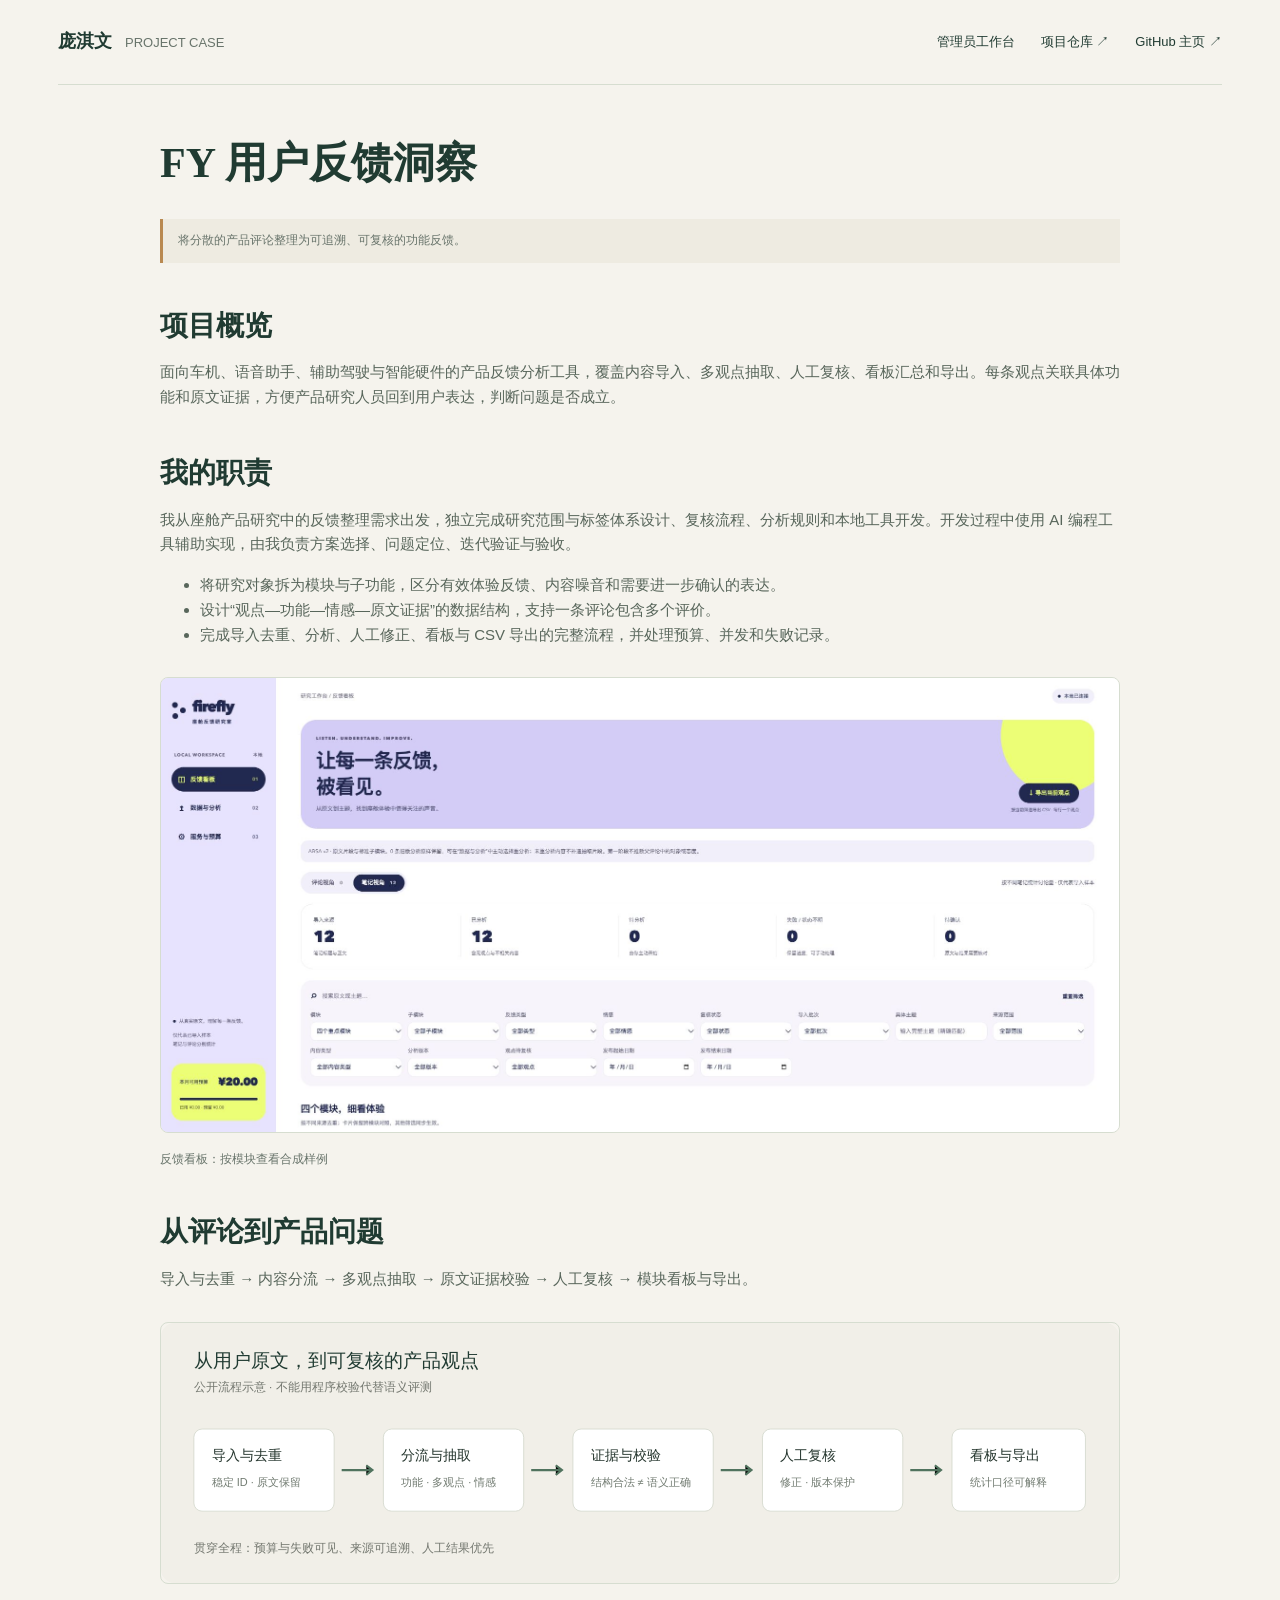
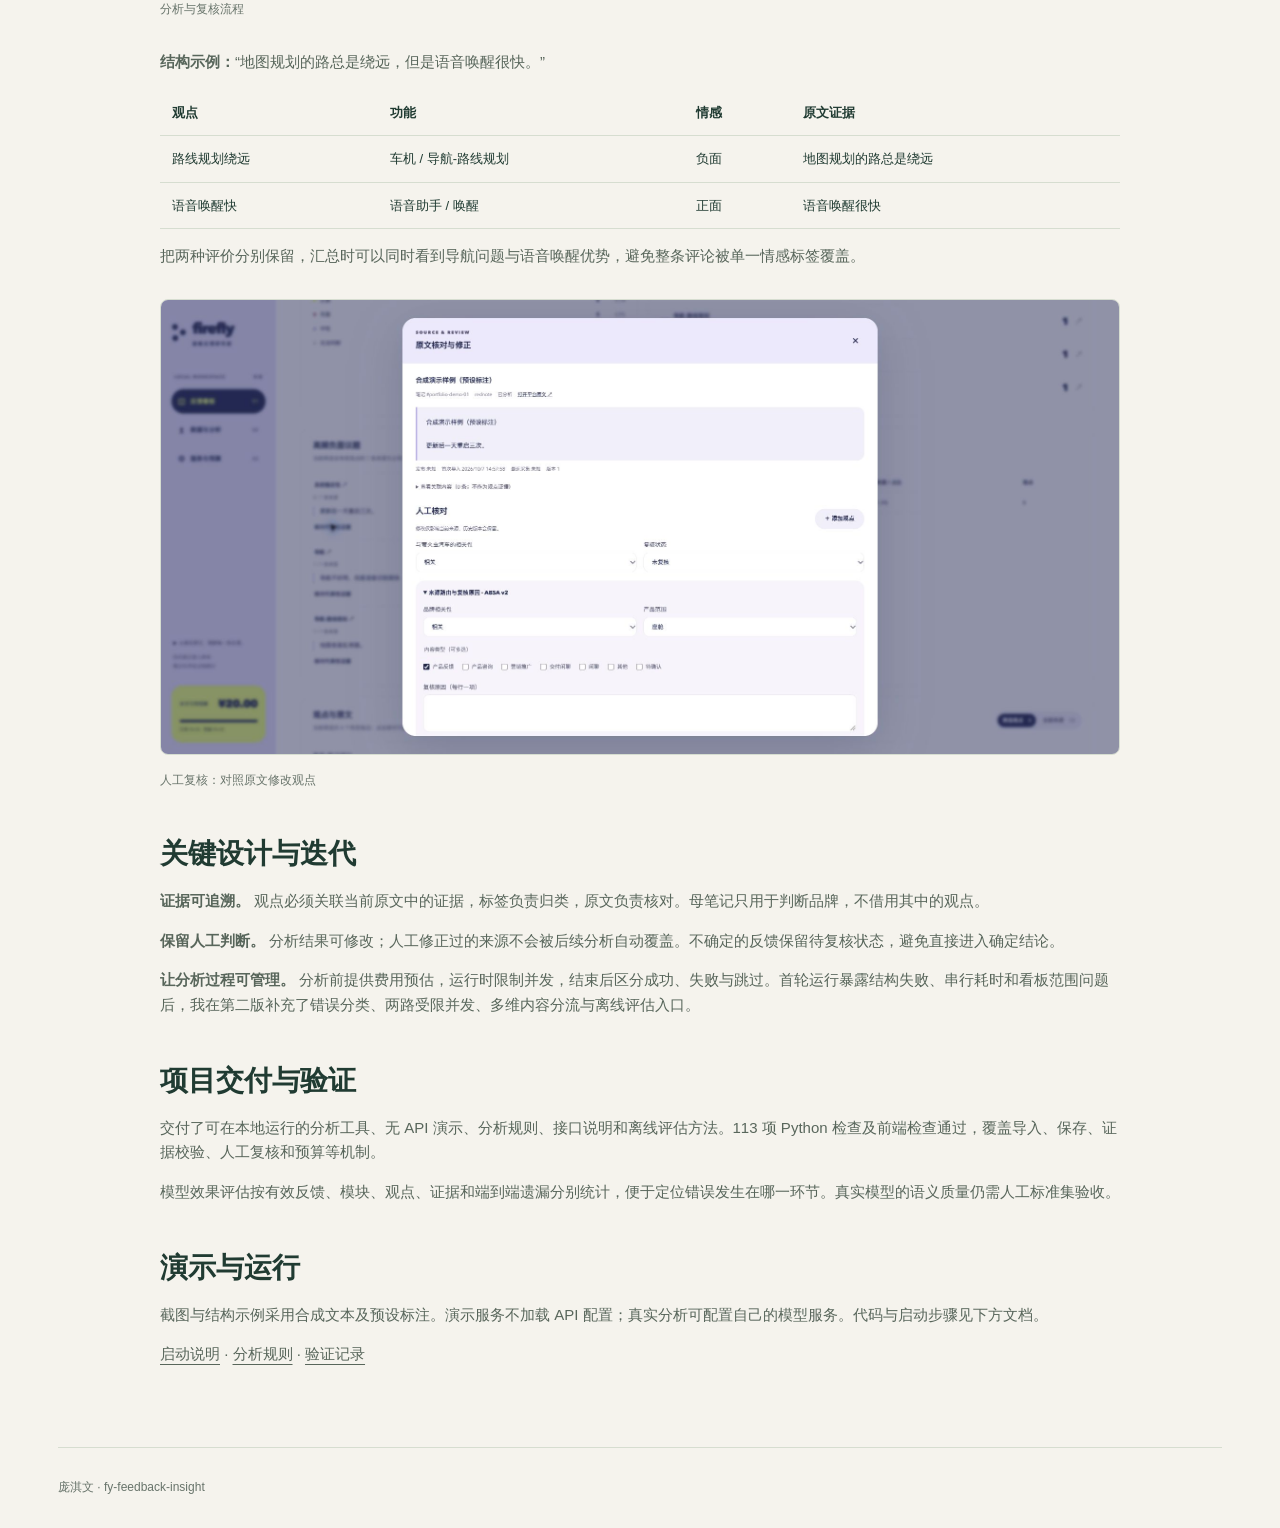
<file: index.html>
<!DOCTYPE html><html lang="zh-CN"><head><meta charset="utf-8"><meta name="viewport" content="width=device-width,initial-scale=1"><title>FY 用户反馈洞察 · 庞淇文</title><link rel="stylesheet" href="style.css"><style>.case{max-width:960px;margin:50px auto 80px}.case h1{font:600 42px "Songti SC",serif}.case h2{margin-top:44px;font-size:28px}.case p,.case li{color:#58665b;font-size:15px}figure{margin:30px 0}figure img{width:100%;border:1px solid #d6ddd0;border-radius:8px}figcaption{font-size:12px;color:#68746b;margin-top:8px}.case-table{border-collapse:collapse;width:100%;font-size:13px}.case-table td,.case-table th{border-bottom:1px solid #d6ddd0;padding:12px;text-align:left}code{font-size:13px;background:#e1e8db;padding:2px 5px}@media(max-width:650px){.case h1{font-size:30px}}</style></head><body><div class="shell"><header><a class="brand" href="https://github.com/capybarra1">庞淇文<span>PROJECT CASE</span></a><nav><a href="dashboard/">管理员工作台</a><a href="https://github.com/capybarra1/fy-feedback-insight">项目仓库 ↗</a><a href="https://github.com/capybarra1">GitHub 主页 ↗</a></nav></header><main class="case"><h1>FY 用户反馈洞察</h1><div class="note">将分散的产品评论整理为可追溯、可复核的功能反馈。</div><h2>项目概览</h2><p>面向车机、语音助手、辅助驾驶与智能硬件的产品反馈分析工具，覆盖内容导入、多观点抽取、人工复核、看板汇总和导出。每条观点关联具体功能和原文证据，方便产品研究人员回到用户表达，判断问题是否成立。</p><h2>我的职责</h2><p>我从座舱产品研究中的反馈整理需求出发，独立完成研究范围与标签体系设计、复核流程、分析规则和本地工具开发。开发过程中使用 AI 编程工具辅助实现，由我负责方案选择、问题定位、迭代验证与验收。</p><ul><li>将研究对象拆为模块与子功能，区分有效体验反馈、内容噪音和需要进一步确认的表达。</li><li>设计“观点—功能—情感—原文证据”的数据结构，支持一条评论包含多个评价。</li><li>完成导入去重、分析、人工修正、看板与 CSV 导出的完整流程，并处理预算、并发和失败记录。</li></ul><figure><img src="assets/feedback-dashboard.jpg" alt="反馈看板：按模块查看合成样例"><figcaption>反馈看板：按模块查看合成样例</figcaption></figure><h2>从评论到产品问题</h2><p>导入与去重 → 内容分流 → 多观点抽取 → 原文证据校验 → 人工复核 → 模块看板与导出。</p><figure><img src="assets/feedback-flow.svg" alt="分析与复核流程"><figcaption>分析与复核流程</figcaption></figure><p><strong>结构示例：</strong>“地图规划的路总是绕远，但是语音唤醒很快。”</p><table class="case-table"><tr><th>观点</th><th>功能</th><th>情感</th><th>原文证据</th></tr><tr><td>路线规划绕远</td><td>车机 / 导航-路线规划</td><td>负面</td><td>地图规划的路总是绕远</td></tr><tr><td>语音唤醒快</td><td>语音助手 / 唤醒</td><td>正面</td><td>语音唤醒很快</td></tr></table><p>把两种评价分别保留，汇总时可以同时看到导航问题与语音唤醒优势，避免整条评论被单一情感标签覆盖。</p><figure><img src="assets/feedback-review.jpg" alt="人工复核：对照原文修改观点"><figcaption>人工复核：对照原文修改观点</figcaption></figure><h2>关键设计与迭代</h2><p><strong>证据可追溯。</strong> 观点必须关联当前原文中的证据，标签负责归类，原文负责核对。母笔记只用于判断品牌，不借用其中的观点。</p><p><strong>保留人工判断。</strong> 分析结果可修改；人工修正过的来源不会被后续分析自动覆盖。不确定的反馈保留待复核状态，避免直接进入确定结论。</p><p><strong>让分析过程可管理。</strong> 分析前提供费用预估，运行时限制并发，结束后区分成功、失败与跳过。首轮运行暴露结构失败、串行耗时和看板范围问题后，我在第二版补充了错误分类、两路受限并发、多维内容分流与离线评估入口。</p><h2>项目交付与验证</h2><p>交付了可在本地运行的分析工具、无 API 演示、分析规则、接口说明和离线评估方法。113 项 Python 检查及前端检查通过，覆盖导入、保存、证据校验、人工复核和预算等机制。</p><p>模型效果评估按有效反馈、模块、观点、证据和端到端遗漏分别统计，便于定位错误发生在哪一环节。真实模型的语义质量仍需人工标准集验收。</p><h2>演示与运行</h2><p>截图与结构示例采用合成文本及预设标注。演示服务不加载 API 配置；真实分析可配置自己的模型服务。代码与启动步骤见下方文档。</p><p><a href="https://github.com/capybarra1/fy-feedback-insight/blob/main/docs/quickstart.md">启动说明</a> · <a href="https://github.com/capybarra1/fy-feedback-insight/blob/main/docs/absa-v2.md">分析规则</a> · <a href="https://github.com/capybarra1/fy-feedback-insight/blob/main/VERIFICATION.md">验证记录</a></p></main><footer>庞淇文 · fy-feedback-insight</footer></div></body></html>
</file>
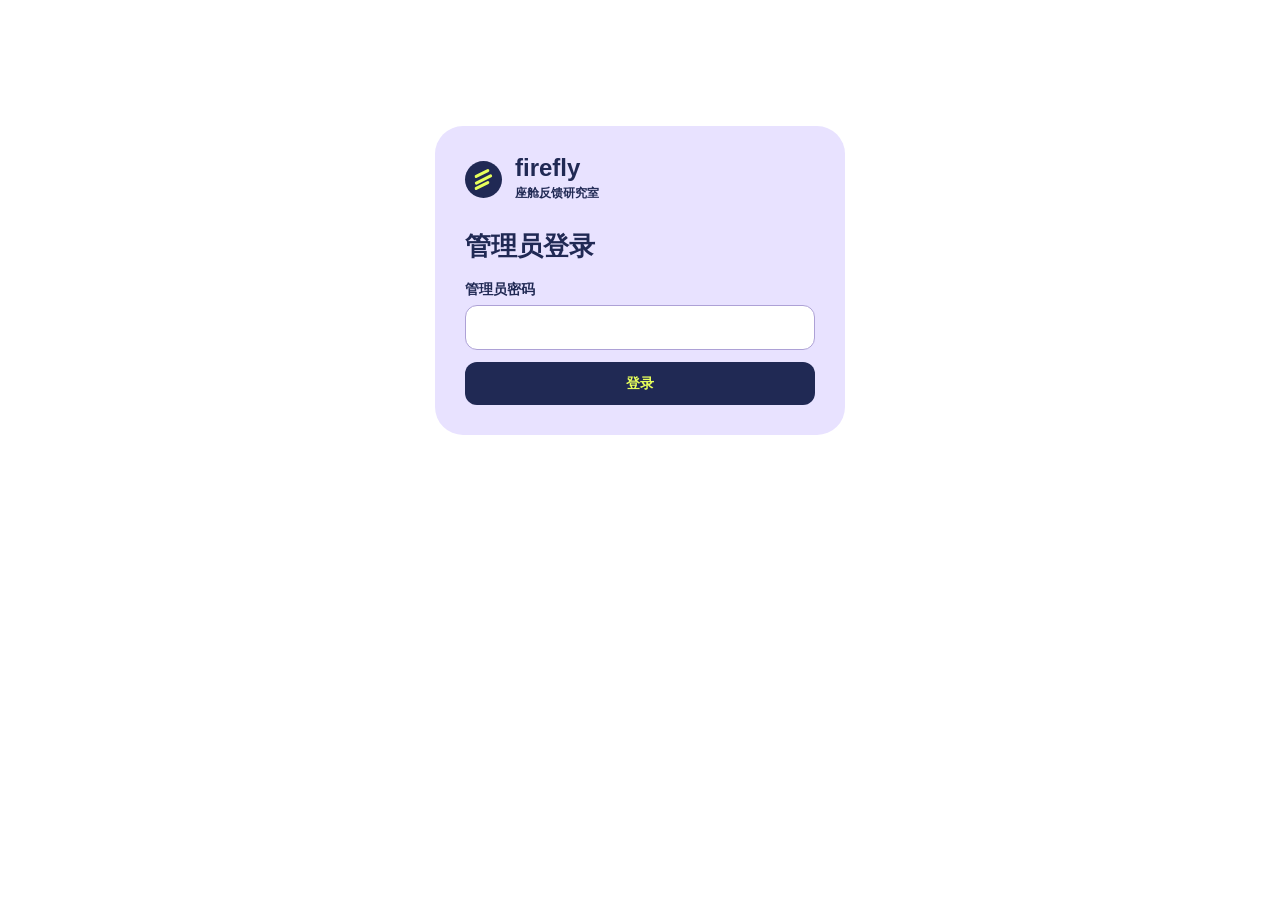
<file: dashboard/index.html>
<!doctype html>
<html lang="zh-CN">
<head>
<meta charset="utf-8">
<meta name="viewport" content="width=device-width,initial-scale=1">
<meta name="referrer" content="no-referrer">
<meta name="robots" content="noindex,nofollow">
<meta http-equiv="Content-Security-Policy" content="default-src 'none'; script-src 'unsafe-inline'; style-src 'unsafe-inline'; frame-src about:; base-uri 'none'; form-action 'none'">
<title>萤火虫座舱反馈工作台 · 管理员登录</title>
<style>
:root { --ink:#202954; --lavender:#e8e2ff; --lime:#e7ff5b; font:14px/1.65 "Avenir Next","PingFang SC","Microsoft YaHei",sans-serif; color:var(--ink); background:#fff; }
*{box-sizing:border-box}body{margin:0}
#gate{margin:clamp(28px,14vh,140px) auto;padding:30px;width:min(calc(100% - 36px),410px);background:var(--lavender);border-radius:28px}
.brand{display:flex;align-items:center;gap:13px;font-weight:800;font-size:24px;line-height:1}
.brand small{display:block;font:650 12px/1.5 "PingFang SC",sans-serif;margin-top:4px}
.brand-mark{width:37px;height:37px;border-radius:50%;display:grid;place-content:center;gap:3px;background:var(--ink)}
.brand-mark i{width:16px;height:3px;background:var(--lime);border-radius:4px;transform:rotate(-27deg)}
.brand-mark i:nth-child(2){width:19px}
h1{margin:28px 0 14px;font-size:26px;line-height:1.3}label{display:block;font-weight:650}
input,button{font:inherit;border-radius:12px;padding:10px 13px;width:100%}
input{display:block;margin:4px 0 12px;border:1px solid #ada1d6;background:white;color:var(--ink)}
button{background:var(--ink);color:var(--lime);border:0;cursor:pointer;font-weight:750}
#message{margin:10px 0 0;color:#8a3d58}#message:empty{display:none}
#frame{display:block;border:0;width:100%;height:100vh;height:100dvh}
</style>
</head>
<body>
<main id="gate">
<div class="brand"><span class="brand-mark" aria-hidden="true"><i></i><i></i><i></i></span><span>firefly<small>座舱反馈研究室</small></span></div>
<h1>管理员登录</h1>
<form id="login-form">
<label for="password">管理员密码</label>
<input id="password" type="password" autocomplete="current-password" required>
<button id="submit">登录</button>
<p id="message" role="alert"></p>
</form>
</main>
<div id="app"></div>
<script id="sealed" type="application/json">{"rounds":600000,"salt":"1izcj9CkIRDy3cyXH25i2w==","iv":"8rQQAomuuW5bu7mk","data":"EQf3+W/aAJOqcz/6oyKJD3FSX4GWr7MyVemwIMdUlb+gMKpoO7qUGDA0fBxKgk+S/eberxa8AeIA39XWTSjEZKs6d/h47S5Ebuux8tIGDQHdFvNIKtPVyySNUw6PFpvRTcUoXfqi76B7z6R/ZS3U0ScBbC361A/pnG8foMwDg1wLfZlkEYLTRcw72NV1jMgoXRzWy8Fi8n6J+BprpTg1lzZVftuE/j1FfsX1rXVFzRa5LOAprW+MsmV5Rspw9UiDNJMOLA/hp1zylqplOkvNXMJanrYz+/9UZs6XC38pWqwy0FhP6mrXB2AZAutmXyfoBJf30oDosfVX9AX2ljQupL9HCadUK3yHcaAw78qdxot5nphc+f+Z9kzZPw0Y+LnKbjW8wTH5F0Jw9OySzymVRibRSDrucu2YEAE326vURigfm3QTK/hXjC4j4nnzR6T4xtLG94O8wInDH4NyX3fQzrzKUqZolaB1APZGVkzRPwvrSJBOurmtdnQrFv0b53xQmc9rAeEm4/bDRmPmq96zMW/7XxJfmNSQwSOdcsO4eFMCr04nsUFHAxjphmFCLZlbDybe/cHQzWJNAKn4glo4mJm67HQNb3SnXDd0+7VDf1n2p3OEkMto6KGxxA9ppMucQ8JMhrdMFA4F2aEIZqEcaeJo0VCnwzVkaJq2XsSu83oalYPkjMaAdTHatu+vZ6dO2M7in9NfSFxALhPIJBH7aRLA4PZ/7OeHuJgYrziJ+YT9f4WUo9zf5NVi9wNnf3FyYAGk7nCR0lk7C/j/s5kXHEnu06f6i8JINwYPOSONaJ0uTQcEKwDb8oFGU00jbNonsfnMfLJLlhY4Vw3+TO1d/l0wDAADePxb8aQGy324LGHAlU8anXKVO6Zn0xQMZRhlqePeSaoIKFXToQUzDfBAmdGkiAaDw6YCkS/xdRkBNKdaeYke0W5A8lkM5S5rknaGiuO+RFsyq0+XxtS811npfKP5MAiu09K67sWIxs8HmPEbGRyfMaKFQtrqY1b7gugtm42+n1qzlhWlfUoHeQ5KlbmczO8dIBm23io1n3/u3Dr6LEGNzZj2WzCWAz8tMqiOtddlps4SnGcwsGSVXg4eJFXhHB3n9P/[base64]/pt+UHWVe9ImPiOyZEnrOQobUbxsrJ+SAtbhlQOS3PgbYrIFCYHBIyJUWwXRT06uexMSE9h3j9t9iDAuMNr82J0RwOkM+UHaT2kcrsCR+NO48m7WDhxomxBbiMdSaVNJCPLCxqLQKoKzQeTSamIv3NVZ/in5qpX52dttJQqHZ0EYanyRPs4MlHVIAQVRYeDc2ZXZUriPywlo60aH6qfjqXjSpaYzDlk/CsDsZSt49q10zjDkr+MKDWffH6Bf6uAai+22eGCgEONEv260prA28EsGejrvfdWkNaLolcH5Adeh/scMdMRGC2ZMuGCCsNdmFwcdISGTVran9yDstKaZWZQ16+eiu0OBG60aoITJk9Zwt1fgxj0aJ2EzsaSgzNlrjAF3/3RDY1QODESPOcOCnMLVk2Xtvfm7dqoG+Pyf4XdQbhnmEipDvYfxEvCeELg4ifd3EHXhlYcYvZA5dAZoRbMMzETVidBvuFjlXNxC4Orj1bpRKdbg7baI6Hj7B+cm1FxNd/6c174NqFLECnw+VzG+Jf9HmtQXIDwEdblLX2fxvN5ewWxNQGzOlxiMUNuREXRxQg74RMF0b/mT+f+0EfbVhCAZuAuYuhak1oHrxbALceGtR7rJrDP4MTzVZv10b03zEIP3NWLR2maWtEelEdVFqnNCOyvLjIOM3TYUTAccDkk9rbf+mShKv34ndKCJXXaizhN/1fKE+F3c7teNMP0JwExA6TG9v1+J4mjxitnRXBxeTmQcglJLKO7f3CT0pnE8qrE4mw424rDPdBy6WILQ0eckWVsTlA4hO790ZbZ02nbve+lWBfRtWO4FLiKkAuc6IqnKh1zmczv3Fw6/YB1eINmCMOu+dhCSpmD8MZeQYGeBybOqGV4/TKU9yXhcqPECHRWMRBQ1n96Jvrf7BmO+C82zPIsB6W6JqsMaPGMqVRo73S1xjW/vTs6tf3cCcS+I0zK4EtkiW1FBPTaqgq9E6Ju9ufbgc997pt0Z8t8yIyKV8qa2lAXmJL8CC/S46QHFuKQS62oFyB371San8dVm45tosN1A/b0U45oKwrfMGhVJgoCOyliiLIdl9UaFmN7TVCcY8Cauurgdk4YubP5wCy2MKadzz/crRYYfs/PV167jIBrwVGHUgvk8N8tfQS2aWOIZcQj+Gr56/RviEOOdRaKdFpjscOqEIxlXyaB9gUKavmtB74FZWs5tSqRq82S5CNenaI9HXfgN6hXoGoE0nmtHYoZiLGd+mdM9fiME/5/MrubCP/9oG9skYN9BrmjQu5+5pXJEMmWsURK8sVHAVX3HeUD1Cfe2+ZXoZ1pu5MMw/Y2vpfV17mSjd8IGvtE/HLnCFU4cYEvUEFwzK2mjVgq/ZoPGB5EVqclIvDc7RyLK0HOTwfpEuWK/trPGfJdrJv38PpnCrkCVdhHcnqOWo8FPHFTZY/Qg3Wk1DSEpz3R8UOb9pjpGH7FUkmJG6ClV6eMZ/k3oJn34QUlMMbWt5EeHd72T19HipIRGdFWPMNKAHcIv90BYZOLyg3wA9An9dZEsut1NOv1QnRF/U1fZxqDWDXmvJEqwku0E60NZ0t7ulhVMs14dvdhV0ujMgzGjDiS0iLaKTtQVf1t0Mj9lFDlRbngufZ0ykJXGESRha5eCi0h+pdXgACiRPkD1/z7xzHbAxLeZotCuDk9nBABewEfqVaDG2V/7Td4AdAqMpNGnefDQvXw2WnpMkP3rsy6J6d31Sbs/[base64]//kZRLmy0FFuBzCHsCHf02sibIhyXDKyomxs1kxG4emF216Rp9G2iDYM4MugxjwRikbWW9fTf6WnnzlS7/K16FnqCF2VvCbAZHi51TvM6G19gCU5/00voOZ2xdbF+2BClJJ2ApObJuEzuRx8tcSQdHQ9J/7co0kZQ0mRNGrnThM62Vcs9MK625n+MQglguvtSbzVFNFBJ6u7bncAvyfw9MRgVOCkk8u6/UniXn9VaPAhGG3Vf9MNW7Ndn0iRcynZRWmJh19jsQ7GxvMy9nqLRkLy/Nud/avsLt8FZOiLBa/KiLur/TZgS6vMB3K+j6ONu4f9CTYbdXGLjN2Hi/LWq17VN5G3b7jV0bq1Ukd1wFaSD80qGjRSlMSaM+WuyqbevQtsRiI/WVRw1R9xmdPmc3mCKm9g8widzDs4ldcaHp2oSHio3QsCpOsVry30iyIzM03JZKjUbUjR8AjHiCGzTiiQWvX2gHhePu0HKk1gsutGi8xFtu9fwrDFsb/mQY2AqM91dSm4ipkLMLJ/L2wS591Tpx4rvQvoJVTolI9EdOLggcYNrG8p6cCJWopAEFfWJtQCK63WOG3tBYtX7/YrlCBZXNYBLATLOFUJgQTYCyXOeyG4kNpY9MlglWP4jX4vVRbXXcZtulKJuFW1LQdLY0aaD839Bz7KVd++2ebUyqNw0KmeQD5KsHUMUrbTIwqEza95w6ba+DyCgdv/CwWN/B3KHqt35d082CSaVAPaRNRleLefYhk+e335aePHAOeHqf2C2UsYkU+lkokj4KH8LXD2Cmi68UCZITDpHvhyDFJu2nMHmEuW4gMhbQZQi27y9DZR2L27e+nEoeVUroOy/IFHE3h4JKUJuZaaeNmjbKtTTBCrH2Rlnu5Zl2SnAQTS5Py0G56RncHtCTrnVKnBvZ6XAbQZaqkiQ0G7UoHMbKNyPhxdULM+dMjQaYGvJPa59OEDBGh73R100YMN2o+1Dnx7WKsy1zUm95TubkFNB3/EWS7btavqNrRBODQquPZ7d2UwHIg4rubrJZd3iHn/F2y0nKDWqi4nV2/cAy8zPi0I2gB43Ff3Vj7hkKoS0OCgVD81ziD9reBz5kPS4UdqkQuYdLeICuaZoWPQqhdKrolNE3DjrpNPtMTr7uzjx6mP3b4ZjRlRG/qx4ODIdxgoI63cQhiV+R5PsDHtAiTeWcZZzWvmmO0go3bszAxkmqVVWXnFT1kNwmJZqoNlYKtD0qZm5e1LFfLn8I6it+aFK25/[base64]/1sfgUKDkSuzZM+OgeYJzz+8o6LMTxoSguOwmzM3R3UFBkW6Dc3V/1hi1Q9esVwfpPFdyd4s24XDjFJ04zqLcrArAOf7PTHSrH4g7Pl6/CRZx8Y/kOAGxABMv0I62zJ1DARGfVAEXF/k85HPeQDZlSehyoQRkA/hH1HRpil2NuhyyvegG1pJybukfKodhGr7LTsjMv/SAciqniZ7Dl+DtEVYIlVXfQ8/X83ZQjAfPFeWPSUI39LeV3vgVYeImaCyppiRdJ9l+fG3e5xKv3ArrlH+8BgAOvqVw0iCes2si/EQUKVXP30NQJeubB+/LXT7LBgicq4fcBZfSCvjcQk2Zqf8dcsg3KRK2wlcisyLh8O5/0CJL8Ho6zw/EFLs31EjOJuXl2sGG9lqVwDmAYrqkhDcW21S1y6F8wmd9pvl7uo+tss7f7GWhIoUJI9IaV/EC+QagmHXHh+PlMT7OfSBYx+ROuyZiDlOt3MS6oadswuGLqKKb48iCs3qIF1ttmS12yKrqwxcE85wwqLdD0Ubgd2djSWzSB5/B2uiDPMaeAGMRW9E2BWCgNSpVhLIXGCm5N0uYxjseon5Piy2xRwyGvlRczD2A77DEqQ3z+vbemY678acxxvcc39cUuyVNy61ENWFpvxEBWFG1t51BAz+IM6Pdn3GnGNhuZThLMUEZyGBkDsl1BZd+BVaFIU5P0ikFx5ncg7HkcjWiy7KDgAKAfMPdCIf7/[base64]/EIlfd7g9kYqYajQJi2Sj94OtYSmE9Xaf9OR623ogXNbREcrSj+NPCABoBKkxrfKdpq3nfCFNuGuIE9RMEqjZQFxAEb/kd4ywV3oIv/njenKmvgur4gxFZi9U49aLvOXUXhaRUTkJNNukwlxmYzfuk5sVCLmlp2YdaKx7Fp90DljOlM+IE99FiGLH0tDHQ8W0YC1cn63p7qFwnNUSRvB2YH/xbrktidI3kk9WweIZH2GP/[base64]/tbUy9aOnt8FxCMF7WYwtaJvxqo9fUkyAYcjz4uBHGn39ZWb2TzpHVg/k6Qe4y8Sd/uQneHryGfNzHDI+S5EbZ/mh4DKWkn0gpNkUF/TpigoWmbICHl1U/54Nq2g1l/JUP8jKbL3jnr+880+1/5DjkowOnGifTK4kzaSvICCtwblaWnQJhRqii/v8FWAqUjuVc92+ZpKqzOHNYtw8mGlLBYceUSuq2NQWGUdfH0U6QNPqBkXxdh6b+SKjYrmgmsZagja1FAZNVcN0PkOMvnHP8VqVTuYlJL7CvodMkt4kbHAt9GeIJgxP97SvDZaEXxS3MBgFKQrbpePiIeGLImNroNwf/zAsIEhvgITKdzxmHVOepZSxTgjUsceTuPMiySN3gVavKiEz6f+NTewbGY1UbbVeL/[base64]/A5EJKGUfUJFOexOwFjKRzdsvhBq7FF4Q2QJ6d6GxrByrs6JSd93QBAm1glrv6//zk/u3jYjRl0wabq+uWEQW44m5E5MtSjLtU7ZkcBmA1iF+soZ0ElnPgZUY4EqVfg3LJwNeLnvWgMxykUolAH3ROAlfCl5HNM4enigbnHihw2jq0qcgXWma+VAK8rUdO7molY84ujt+KjbQU3ShyKKACCIngajZOTDHhrNZcf2rj6ai3eOAqxgp3g9sTBX/[base64]/sM6L9w8bLIh24V7UGgqfZSKoKsH0KCMRaiBTb/wpietnZQrineBGOvAKs/hi1m6qCNSB7EoqbXia8pmMhPMUF5FifDGjU/9v3H2UdAjWl3krYlqEYjRBVDvQ5lu6TCalv4kKqAJr+aR6uzW+PJksYSK1Ayla2XFKKhTX9dTRPrc7ym3Vpwd6ilKx05izFO4WQZh9NQtZTqjLFmNA47bggGCU6JXQNI6XaF34ymHnOgc+cdcBGCKWbnI3NLnjMDsmBzrfAjnpBmBypHnYzOmmpiGCj04/uY7yVZwrdTckJB88ef51bPKa+TXYRsDGEdbdN7N+aYboHPLvSkDDnMlHVSpmr0wlClr7P6WigXI8iit42yXkOHtDyvovXi98GpRZulsnmmja2/kqihfYQTBwuXmvN9WmV83LLKvwREjtZltgSGAAuAJunjVOAe/N6AKukwkHBLhVIojYsFV8DeStDFcxtHpGHIrQoXsgXhHpXNzrjtATWP4SIyBhvnXS6Qf42H1I8inxwnDXmzipU/X1OuOUNnmpQuKz/gudkqUHUbdUhjxm4InepXO7pAHmJVokxDMlZk9PNcdjUK1FcsMLhYSBjerxJN2CSXAppueVFaL+Vduxk6ZpRKcqs3cNgWapTw4PLQ/ZnFxdOC9eGhrhgOJXC1HXTary4ViHRrdT8qoGp/alCQkvaVrgjB+R0MdZR4jZqHto113oVi7v+2kc6z16SFzJf2w0/sJjlQeGAlSgHXp56Bupz5vUF+YOzeXWW3n6n4kn86zVbiJqKz30E2V7vXXkY7h3aixfWykfA4kcLfNeFhDD6m7mdBVgNAh9vlEOm9vk+x1ZZFu5eZ1hma59MZ534OAL3R/75Q510c0kYASkRLulV/Z+MjJ9L7h1Tra9IhRORgmHLZvFdjihhreGJBw5YWbcKG418i2qntQYI0dtlyT4QvLtiXaz9MKS1xC7+17AzoZa2NvRf1LqbGCQqcmPyv3dw+7xSqQPr6pS1uq9SqCefmYgn17cN/LTULPx2rvDy1dM0kmkX7LE70F/naqJ9SypRFPJk+ZASS6zSpBKznYpEE1UuAQaqAkkLTxoenGQZvs/DAuN+632BuPoReRqcLLQ+HaB079XJO4TK1mhaYZVAP9h1LKVVaroUOG+px8Z1F9G3bUG7QVVBYowiQvPvyjc1QBQd0V4G+f3zP/L5GaV/S9aHkS5ILnpDvPsuyOIBlHlzvwNVv0F6evciuCP83oS9ixTZoHNLv2gopJ4a17TRxZiCHB8LADrR3jiG/O5bebyyNltjv7yWp+RcXgcB+JAvWWG/5ptinWvYx/1AdkmzNgUmI0j6hSA9i964ZUR3gsFM5V5vpWUIVqrmzzPfRO7kcWIGVMBllsdhuex2RAsnM+Pr6vum09akjHlt+R8yCRLH2XGIAG6tYtDyB6mid1l5wMydS24kua6qFAY9jRBK/g02JFUMcOr1uNOM2e9eJTiJGxcPeZrC42Ii0Ikge1hBEzYjlK15PW41xkGeEnnLFN7DxbhDt2YG4MFYrN2oHAVEOqT7ss/[base64]/EO6ZZM+uZ0b6RZrsomP8lAz7y7p5hT06Zb6P9FZTbDvK18zZaapkvwnq6h6lksZiEQBo0SQAZ8Alb6EGdTMDk+9NCHHJAnTWJ8W9wc4wmtorYT+pA2i6uYlvICwIZhY6LeTBAkg4abv62pO+HAuOTwp0eoClY0xCIpd/WFIQW1zCq8Debk8bXVx9XwCOIwWPoazFsyNq3H3So23dlIwHRbXumDFP4ZUZEvkAy9WJ3LJnpgNrt+OLkTMoeK8f4nRqUBKs+IXGpZLqevO0BIMtTeDDTMtvRgHWywcqYyqU6rvVHyl77pJI1lptQW1Q17MoJjcIhcMWC3jxACos/0SRMeS2BWqyfTDvi+dh6ap8X6w1AXlKbKTsLKplyxCptzDl5wCJnAKZ/dGBwOr1Kcsa738l2H6TzAN9d0J0OrxvuOdnl52QMRbE8Otb7TcDFWeD4F3IBWSbDBzfj74VKdvt92ZQt/j3VJqY0fUteMTWKQYHkX5ccv1XRRx/WILneys6SrMNunN3LE0/iCz/H0HQYHQmU6GHu+TPLONzdfi0OlLmf7adCyCfefXYO4X3GcPDK6KDI9x+83nnKsJxLv+W6TP85hcdW28zd1Awd0JxzI+6trHjISwgDGnpbEGKTzWt1myfEmQnY4DsWgVAAvreOleG4r31L7Hvwbw0ziSmgDhvwvSbFfZRakI1w6MisSMwCjGT3uPgnjw4BT7M+S8/M01c/2M6vbTYLZnNZz+fYEfmPGYygm1mez8kFrlJYg461yL7G3pK+16vPxE3mPgzDp3oq1GQXOjLRLk4xfYlJdpTup3Rx7QK7qGOWwCTEB/+4A/upTNME1qHdKkvqIaDsrwSU22dJZbOf+MA37EPwVMiv8DBLnCIJdaKXZ9KZMlFO5ZZGm380ENBj/AT3QLfZWBFACyZ/[base64]/exZ9plvID8mgQxHE1aTEsY9fbLbkIXjHs93ZTs5MTiBtx4h1BjB2+sCrKsVN7qCC6A5cAVuRYITCML1dkDxYFzC1gZaRGeDj1aEO9tKAOhkwoaZ+XrIfkxbVOGAgmZsw6CNHHN9Mt7aByniKdLpbZq7O7jjbuu/x0AbPMKVdQTF4fcdyLbyeSuaQv7HnETHo283kJs836SX9ylGNjA9EGiPxW2r0bzZZBBtCD8CMz62EPs7EqKeRjUxzeylm9kXqLmYIlDVhjAS5A7WBrhw+bzj84U+QB5dOhNOCaWM0D1sgowiT0uef0DtFkRglJYyqruMw/b+cwT+i/t1WY93lhEQ9pJf/txDy7kv7k0zzmU0aIdaZveNmVaOrUyjxlyFQxvkgKEq8BEK2yIbaiKf4HKbjFtZ0FUjKAT3ZtkBJgHz1iV31IsXO/mhjy363gpboazOv7UZGQtb7VzR76guOUbu5HS5P4dqkOqpTtLTJbx6eXvny87E5zDsC4jwJ11qJy3rDNvLlIUEAIJCy+HNLQ07BNbpqyPI1wJ9et8uLCSii8WoQaVbaGuNbTYun3SAcLgxZsS/XLgnvZig4zi19fEq75qwURzbmVRn/Fbnrbu9CO0KVIkmQH8SC9TJ/KcKwBEVRpWSHEdG0cLICQkkNddcqJewTHkvEanDkec9lywyvRYgLnJxTAWo2dJGDqNci0Xf0oepztGSSt6WDCcm7ODJqKUk6aBHxUBML5wliC3ISIWWyvlbhY5271ybFgHAocqFYL8vJB572/5HyGs9QfiTeC/+03EfNlqjfG+4edwnt5pVEMbGcSIoSr3cvkV0ihCkv1sQlUsOgsaMiRU/[base64]/OjflxrQyL2mfiW+shOJp/[base64]/C0k+ZeHZ2I3u9tnwHgQakAIyabX3QhK9iyZx5RhBtNjpfAlxM2M08iSlEfNfSAa3onfXGlPqp045kDIDrDx4PWL6bkQl45MIVcsePF1lekUvCTtt6UqxDo+UizIPOZZrfaiXMW8VJJ7rKCwn8x1RlmsgseI8AxRyj630iNDvUVVxUDq8bfnwrT+eB65pa/tpuNtQDFWz2NSV6Es01NYQsyjg350pKIv47FnlmVs05y/qkjqVqi+BrkLdw7IOPLiheZWNEixmuKaFDOwgcGZaazbeQF04Pd6DIyema1kvGW9/NqqtTIW9C9kMJDNgRnOurHRLUHHtqA67/WFW4rhHVFpKVaVfBHnaYYY6HRK4YKr/GWRUT8IzinM89vSo3rHqpd8vj35A/tr+XdC2fjFbdfX42GHUE/C2KEwGaBVS3Sjx+jAeXIcQ6eyPQ/iXaXJC/X9FBeF81/[base64]/kTp9FPhsncvk4WfNBroHSfHAjIlVnPpeX/R54o7iI1J0RvsiYtfaExAxhJYgH8Wqlh/pQL9cmZ7DhsJtb5hyU9lkYhf3VvSN7Y/4AHxchZK5fsLm3khjOm9+y8WRcGim9LVhpP3X+9YWUZrO/G//Ukd1KG5uIMIx06a2ztcBhP/WQFfnKwj0LqEaqRergcGgJtEmK0NjjXYm5+2gmZTEim1wSUEKVQmGY0q9+H2/[base64]/BoBnK/Qv2TKDHIAXauzxTQSFNnBotVLsEpt26XjFv0QCAPDCUNpTI3p8gkEDnRUEcQZ3slSIp/jzfGqgzccbOryuz31pUpnpxXJ/QndAITNdFEjj29q5YSCk0p/3V9vMfph7CPkcG0MId3nxwss1tVaE3nIogM/5ac7GRoUMzpQV22wHrcoaCGOWrhDX32QfAn/JM5Q+0U+rB7MXrVmuX/OhuvidMXvptHTLObc3VafahnPCmn23PvHq4CK+5l7CcwkNsNhPwTlxYsLMhXvJtFvryhUJp7BQeGW9TufGvwqF/5d6RrPtCy1cd4h2SoAPkJ44cXGL8sqvqsNQgGbYDfCzqE7RKB/Qh2I24Y+vFk6XktDC/[base64]/t5X7ehk9W6gdTIoP2s4QoCzaN5JSYGklkM0iOm+rZcYekTJc92NORCMQhDqiRPNE478CWbcfv2wTWl9TI8X6ol69zCIxb12LGLijytAY3wO8Htw7jB/RTN/9kYuIkgakBEqBQKGka/fA6HjXthXhXuCIlXo6e+Gvfu9bZmnSzDZ21GGi8kOFjzRbHY5r2cVEoksAFqQaAPeDHMmWe/grY4xGJjKydolRGilKBZSOEm+SuG4OGnh/Ndq2U1ZAoc72fWKEn6SfnFTN6m31v/YqRi1/IEqDLgWd5N/SQ5+PP3HavJNElQApxX66PZX8no1MMYHATM9LiqMDT9A8DVWBxiaOfxmYOVCfXeOctIAXrw/kbDZmjyqNXSXxawqrw/aGi2whENUlthkVPex5CUjJvTnojIaPO7ZG+N6kGXtDwKsOh69wLR6Lgtn61jBlan0LnLFNR16i9S3jBDjL8ubNKlzsUbq2v4zfStMranvn3AmV5/+8XOnJTj77iIP/4+EIpvI8XdZakV3oH8GjSwNh9uOLvJ1DxlDw76l2YDkfyDCskPJIyY2drvNSThil/[base64]/lBBlLsyetaMk6rL/94J8eDRosf9rUW+7eMm4tTHE1eX150LFL2/g2b212X3uxiy/BZyEM2O40dYt2mVV92P+1Nz+Bp3OwO9V2VRSZ9Oe7Vo2EgAguYY6A0xV7cMHObhG2EPKrVSpf6KDvHvGaqufosRaFgnQaP9SqixUxbhaoHPs6kQRZQFCF+JX0gAp4Ptz2Qp4pg1oUQgyC5qAfg4rDO++hZfhrgftR/ceGk9riqOO5U4QwPLt8dlC0U4qBFydhSIYyEoU58eajoXKtVHE8CP1KpLuI81o9HjaCJqNEDhcHFY8JQOlJz3ZAmgNqLPxrey5JFomJ0STPXu52j1gv4SVEGsofSXAg2+k/rGvpqVmnCm/rOCgeCofcCAbOGdxpZISdEnSpSJx+8jtU4g3KraIDq/hEyJJCGoFsb9pnuw1wPWgV4AVARTCdR6a9AbQONDYidBe2Pd4nbQwRQBNUHR6mb9mk9n/[base64]/c8ql5VN4d4ZvkVAmJCe8cRvTDLRIFikGQmQqG09jlh/E7m26odQ+rXlg2Ku+SzbIEFl4+I3ul+wp9nhPJcgb5cJ9cWhc9uqbaMseUYWCh7jOhbI6M4suvD3uNuBVS7m99pqDPvl3qJ0XdX5KunUBUdFqTvaJyfm0JOQbnVff2jvle8f4D0VwcMIQEN3Slkg6m/NaN2989VcPCxy15XpRmPlceeMoNKn83yGsyHFdNCPoIsh7qh0RcA55DCvdc/CYKRS+G6djVjze4mUZiFJ+l80THauatSB+knzoWZLwVMT3u6pOhtMdBR/h+BPHBZVxc6KwuDD0mMS5c5cwQC6UiNiaIsAAnYh+IlBQIvwKN0R0OT1xKBMH1GFBokLnwt6GukRBC4LcggowmxgB1HWFlQfYUKQsIOfukNUZ4omfXEIvsm/E4FG6Mt325swCuKW5kwq3/1wXknbH6U+gIV170F9010LB+0FvYN+iI+BuwGjNFxMby21T8O/g3L8EXK/6iSTr+leyAfpf1GHbliCS1pZGwyburZoSF+uWR1pwvHrZctc6G6y+P7fSbzmR9rVsWbGTUb1wXI/Qthub6fCPNon5kDXN7R6JJ43bsyMmKRwps6rq6F5npQhy/yqIJirLyfH1pRRjESgZZOC/VYbgpKShQMNIHH/iK3Um8Nw68MPsvXYKqC3csxX8Er+mVmQV2uyatzEE85vOGvjh5KmM5OLEhnHebfxixTNWx/ChMzgACPqxZHDmEB2ehH3uAJPNzNKIlRc/cALkEV1NV6aF8zuJ7AT+fURJMYqNd47leyIRa71yV/p0IqTiIdb0NBpM7PgUY+jGD2+QggpDDt7mzAudObaf7Nym1Me0E1m6PBBnyCjeXKVNwCrGKP3/4v0gFUiyknud0xEZU3SsdmIHb4Uf+OBAFWCLltjfvV6HVdVXcOiVkU54asNCo0dPM5v/1jHi2qKeCeFv5qIHEhXag6QczbFZipnwCuVuCGO9H0l0U3EEvaZrHh5us/1mVDhQHT+RVrmhG19ZeF3OibQl/oPDw/ld1SKijB0VJR2zQpWg1VSF6O7r44ONx7jV7C6tv5mzwbGlNchkQ7Lw7aLleg+bm0FuywmBEy/xPAZw+TPZSeUHEsQ4e5GtzCSv3Fe/2BsQdv04e3mBzphh9nqFvqI9p+p+6mRSBEG8n0eI0iWRucWkyhMDmJgHj3cbXr+qh0bDaIwrLzNPRucnC4OV2Pxk94qYohv+6zMggDClouFOug/[base64]/x4D3Uh/OLnTq5da6r6T1Gi+hTOO3zlX5paIolHje55mnbzv2O0tqZ5o7nLB6McGC6c4uFkJPhpvZHahauIqbH/iKlKgclAQm6QxwLFbhHJ1HH3b0bBAS5+DodHEs7dXzLCTF/zvJdjDlJ/l//k0Qera+U8gRBjOgvRbzm2yFJWO4KZIHLPCrMZY/6uTbX+ZVumTyuXU0kQiONp0SBSFKW8OQHCRtAkNnoxuMycUNF/fxEmSrYuQF4pIiRM9vekuEIk/5OlsWTKzIJSwuRBz/mIEn/OmR7CvqNcCPTdZvEcEMxBQNk7scjoq8edBILKauO3QvW/UarjtqZ+6gz5crajLJalw1gVPl45mhOx2dXYQRBDbV8SC5Tys4xllmR6yYUKsw0Wm7Z3rPSLOyOBOsQ+thBcb6LhtoeZGUX+siowAvcySPGy+7akSfWtazoQWjCYXqBog4PP0m7hVUPW7e+E8eMYHeEIyybZ6tLVpRc8dB/QEQ38JilBw1BFVWIWm7k3lCqsQwJcjrxscF0ZutNwOVLNxHlpFc3xaeUZ16v2lqe3j0I+ltd0VGTIFNlikcG44596q/1Jfk0ySVIsEH242cWG6X26MQkiHf9Yqdt1AWve8E/e4T3cWxC2wwMOvXE37g3rNGStu1/sL74ghedTPSGKTGtBZx90YmcM0H1ZSYkRnSxhil5Ux/NPyvXHeyW61/xGUfxz65fPyw7pNljvKCLDW2bRE/5uZUHKuukPAD9fmj+6w6l7j3sWlONH9puvKp8oWraJ14iK62xzTVCOckM6LvSYq7Txd0eLq1/iU/vLU/RQLob2mfYKTs399dipmLuIjEU/6qYWIBuUu9ZK2BRI/g3dbNKIykidnr0NooG++Rr5J6TyG6VD/34VauVJe1DU3RdBG8SJD5vGi47RpbruBxht7hI7p94TbZHJNb545rLZvI9lHkvdHDBJ4JnBNaMIS+o7Hc3AW3h0W5v4sRLeI9K7uVHKKK0i1G5hVldE8UIIp0d1ugzvNUVDpqiko/sWNmzgc8vOBCMxu82TO1jO7Polv4ihRVXv7eDSu6wfgXHdK4cq8kTMkP/4xwkUPOONdYgYWM3UqYMSFp/9/GbocFs6NzvidfMSqaO41p+pgyIJwuqFADx58kNvqd5J5iAnoXdOL4cmFU+KhDpQszwPWrV6cwEQMomFEfxJ/yTbJZFn8SGYM0hPXiJHAvc1fyobx7PS+orDm3Cmc5WaDSPbQGREl3BEyxD1cdgwsK//NgGpPMYgrxJsRkglNfJDBRtCuavrK/jIQHgcIap6oSxfX0AT3SQSoeSRv83a8pYXTJIdRSUHIneerSEGcYSakxAIo1IshYl5ukr59rthR2rd/IbHa2/q20AJ+EgBBL9TVSrZM3eBtaz67iJaRdDVhb546nN7+NzCPVN3aDPZY6PuYiWqRIXlDFlVg9/HuFmWwjo9U/77HoCbKAz2NaDB/7Zt+xlEaKaYTopumz0FAe1jDlx3Mn90rnzrJ+ZemxQqdK3XEwxOX4H/kytGaiQ2OpywHyB03+nGi0MWxXUHdOWdGdI8bL78Q8jjMeKLg4u0ItiVPU5a4K5iA2kYa9T7alqi/7ImHc0xpmUUJKzuf4BdkvKsSc8ZSOeOoDYcLHi/ZArgJ3bHUPEhOmqPpobNOni4RDG0y8/BZA5WvI9VTUpGwD1nU9AdfFST/k7OCLxi0dL0B4D6aTD9FDucEXe08IA1F/[base64]/gq0qjcoiWIL0pOytCHixcNbq+a6BsSLP1kFU5IYK3/WoxoZbGtX7hP/c2ljujy/qf8uRqQSlqrzFnhhfUgraMAv+M0ahCJ9OW16Kp7NOQ2Ozfu7R7UXccNdawwfikbQ/7ypSgiJdMzYOLJpA+uSi3/41X/XoDbdVA8Tg6FNNC375lkYmlsWFw4Jr95X88pXXET5ju7i/H8hnemE5pGwk5rlshmsTCH+sCsmmDNTd6w2FC9ppDbreyC7rJ8oBE7rQA0jiWNEVvXYMnwnOh3s6JIczC9Q/1D8Q/jVxK6KWsg5gLbKwxxf+dupkzR9LFATq5KD2rzobpHkEygFeo54Tz/CkkE9py2V05NUdCrbSZG4jEZAxTXaHbacqZpj5y4nV6chBTg29GW/zvucmXj6Y/kxAavyQ83WtWLLL/AGlHe2WTw+RO6EfpT4Qj/ordFUNRCkC+tGriD2MAHC94dnOCj+NF9+Xuaw387bXiT8TMDTQYJ+wl5WbZMnuMTgidrb2zu8QrpjRxsg/s5QQUL8NRXwROLlHsHi6kevo/vGPyMAYQbHq3RjiybCGSZ+lvtRciqy4wUI5wsfuZCoQpgCDHjErer/bCeAZWOs3rW9UkQdy4ZMvHHF+ugf8vV5CEnoqbEuzG2yHRSPe8H49rQptkjwK55x9U0/mNle90g0cVSdHtkI+SiR3tBZQ40Pu5dF+CXv3V6WvMBakxG4QuHPzk3J5VLVZlpVj7VoQ3tvT0rJkk6uk07rWFcnZ94F1IvlA9L/kjR7nfKAJh9oZiipwDFUN3lEc1EzRF6sZfE9EAFTX1GYmXDzWBP+iyCBrMwy267cWFUOkytwxqpPD6nla7jh1vcIgb4wyCdhvjHSZAWnJD4/5gIaeTyLZ+2s+glLj0mtDl93t3ZCa7PnFYFfRl+ZmvGDgtIbFViDoVM/CbmNp1o4Iv63X2E4L5vLSO9wm+IErUMgMDs//bvn/HQ3LFfHF8fy/IVMY7me97FRiCT7PLK830Qmg4im3law7WBE/kRp34vC44W7LN4OBQpauM5HUwfh5YqmWcX9fBK8afTPdZ8NJnd+mXxWAKSGcARgGyZ62tidhvn55BPDZrZYqWB9e07G/8GRKbh1/Y2jruA7ZPgfTycsfzPhxCYugJ9kL6lik0jbWYAwaCE7ya4WbNnNGpOBt+Ogcm2oWV+4Rfqsd6+Qq6b1Hhae9EtpvbSASFQ2eeHE+S0MiGsg5mV/wF665St2HRilcoCNoShbQvfgcj9+kYWiRbf+YwrJ6FTm4z8FPCCklFo32pY4qHJ9oC4qWDbIgCs0hNBARvyWxLXQ+38lS0td7e+Cp/Liai8TnesciRwe4OhrpTgK3hoBT4MlFus/bON8JxXab/ug5s3uNHjdsGUflf6EUQuwMva4Qj1wLXlvJQXn63fr4Oc4V+jb7a9kCT8b/y068nAqbbxVOGbFxGm1Ep4oHf34G4s7FVH2TEtDvPkrt9LeWuzWZuxyjGYubBWqsJi6wIox8HdUJADGPW8lSYEFjsmqcIeauOBd/yWMJejALF6JpBp4OegYCgGuDIa9BOZT5ycW3NPBnmncbbVVlM3aR1eMl1OjK2s/s92GhQIJnynTM9ez1xNi28RshKc78eBVkB5Pa5qW4c+0tuNaaPSI0ZSm57XVdQuK6dnv/PPfJZijEY/s8SExzuIxc6ycHwtFToaNmUk/dOlv+UxDmxTibtH0Qo01jkSKD1fJ6KdipUeyR/0k9Im1OD0ptfMe0gbHakbtbTr6aZjAOFz0NyAuEpeBvSzGyOluT+KTYrujHKwU8mBmN/P7NAReOZ3X69/DQdl8ErYiP/jji3buFwuXwhhPEma9XvnLr+H+fcWZG5NhWSJ2titviRIMST7gZyAzAn5/nHYLBfSUNEEDQRwKbKJA9mwYOprcKnHItf0WsV3VyeRRia4dd89qGaPOzpcReBUYhMOdDICp5vA47r9UuNo2hZJRaKEt/[base64]/Gh/hwDEXKH4wVQE+MyCcdXo1rROI5KhZ/EssbIs0ZfYZqeU2dhu0h6KdTRdoHtQ+F+sXQmay8yljYj+A6/KU+stW6z8psSeMPMEFQwPsJ0wlE1/q+Gh32EyI4e+jYp2OKrMOp+Gkcw/JzbA4Sm6wrB0QtUdwiv/d1CxSffLFmHbfrOSIKuwYv0HDlUCKeD5yd8c1DBjI3xyC5vFkLCRMsUxOI912xjJJnNppvptAmpbg1TFjW5TvbxfgM1tbpa7zbco716M78lk1vFnVElK4Tx2/Bigsh/79Z4fDnxJaibEh4E4MeQRvyUmOXQdNC2C3NAdxrbnLtIVR1Ykd2mIdRhZfAh+O6pwt3T7WK9U0EPErn8dFzEQaurzc30Ki05GCneLTUzPLvnsyCeAtgQlEsjNcJwVJvPzyHnOrOlhQjkW6C9n2LKWBUnJbERYmZukVj4P+3VYUuKKYLCe4rFAmknfZpNrhB2M/EVB14vapTOC9dTU/rdhzvRzl285PUGEFBUIp6hoz6E0lGi3pfF6zq8MUm5O8YYUgIrnYJ4lEXzcLgaiJUbCjKGWuxPX7tTbZEDPyC/wiLW35g53pXBYTHeXc9zCRnhs0ghUkMhJ+nNMTD5GWcCOsWZGEfVJinRppV2RTescryktFOjhhErmzp5SVdeUBtWwtUhkU/5Okhzv6d+z2YWesvPfwO++f5HZI3ng2phn23QgORNwAXtUJkHnRxFkQ1nd2hTrsNQHjNrMN4UIBAc2dFPF7K2YFezbEW/+zqZzYPoHUn94Hlp3sIAOWUw9XfIpk5Rgbl/0Ae5Tkooamz3xDJJcAs822KqmMs3fhjc9UozHaqv71+3I7d+tuXbQJSchfX6qRYeh5rgtx7Dz7oKPy928twOyqn1q+CkM+ifq1Wb+SONZS7VbGHomNg9TOMApicFQjquBvYrA5sH3uuQ499P8UdTrG2rOLC3uI2lcfcDd2+bXSuz/NvzBhSlV/W8GtsIs0WefEnx+M5KKaFX1fQyxXc/eXCgSTj34X4yRgrTEtXU/JlIe+WZzk0q/RNQ75mdSWiTPtuN0/bPV6p1+lkHE8ucXPOC9l6jPV0mVHBLUZigzxoIOjDekHFVocNw4PAzkvUjOeNWmNZffBuWuViEasCbe36TJRoGox17ZhYIm87KMctJcVOQS8/3rqmHpEdIP0DewdeJc6qOfH9fhu+8Jp4YQvTPor9uBH7qiqQvBTD5KPKREWiZeoSOhMJYHZ7tIcejKWEY57WUW0AKSWR+90H45Vfi6q456WFpyXow78biL6OShLQw11smbcdF9EGyzXZaFJQyP576ECvebBvC1QoHhYDd/LGmrX3li0iSygSOCesU9CzcnzxqVGYIz4RfH38SntLv23qjl9sEUoJ1IHK7SnMmrR4AmnVtQZaj1AlHcA5iWp5gxCmsf7wjQGGM0NLDzBJQX6Rw3Y1R3HWErMi5gGutLrePgRj3PEzkWZSMMvNhT2lIE/bEIRYmZucsjvIEPWyEA3Zcm5Km6d+0BF9c6EnMNFY6SOsHQ6u93l2jc/MIMEkQcdHOnZALOgTSi7yt1Rm+cwBNasJcvfkL+T7nrQ3uFLMGVx28AYQAZyLB7nldLPbn+lt1tier0Ofykn4BXEvi0aGxNFJ8xuwtoNJGMwXtuYMhdrYkaw+jDDLqHc0g45ogKzMo9XrCmsKIuh5sOa0oMw5b7n1RFwgY2SEMF/LktTxiU1D6onMAviSOx3fN1R7VaguDk65k2sDMt6FtASC0zutDFcObFVtsn3Y9LQ6MuJZ2uv5911WI7hj+vIjy5Gbnx8TpSWWA/[base64]/QHpqArmOpAjTHmlQvTJKfjM+nu+xbvOfz2/CPOJChkvD4BhUf7yPu3BCJ02RK37gH/GSYRH1Pbxh7sq471BLM0tOuZWYbEL2xBIuVoZbPUkyPORHxD9fx7yzUyXCI4Q25CawxaetXRi1XQUiZ0ag5LpfDEUZ6tMg6fm6SURe8GWtyFOsoNADNjODJJDo4/mAOgIO3F278bV3EBvb0LGrFGAw7rh6DNLbmEGDktASJltuhem7aWbySfpozmPyiKdamgrxSBm8akHuLJjhQuSSoamRg/6HZD/GOG7w0vVXfKcATCGUN3BHclP15T8x5DtLFPHUbiyATfOdyx+YsNOHhyKKgy2TGfH8g+Y3f33Opgkgsrj5uDIqzbDxYmXESjvm83L9IQIJdXCJwn1HfcKuL4cCFoZcUPvhtAMlLsqoEAu/oxbeKr+YbeOENvArIGcnnz6TMozE6hoW4YyC1NW3weU54Zr8K9Sqt9Uy1Zni/GuBoYyvhbrGm1lsHa4tUHAoIZlTZbXPY54gUMcP/pJ3r/4IBysbWuDh43NUqAD8adTmhwuWnFTeEMNEWfps2F9OjZghWg19nh6vYsqVUQ9a0brCzMBI3z8GdVXZOSBnCoBDc93D+RpC94F9WczUHXihDfIq/psor07jOjWp4vTRPQ/bHPwKagx+q/IfLxoyG37hJdu+b7Fh9t8UjwLalAayI8V7SzCNHiByhKayzYj1oc+qS16voIBb8EHKX4Lxe8LmCiNj9qeW9xmox38q1u9RZeTGu3MU3RP0cZ+FyO1kj8yMGYcvs01pyUQQdYqOj8pvXerUzkWTX+QLaEFyPic5r/EHUQoTNyE0x8HWdQB7fgTAabBBMy6MVPcBj+prCxFhdpSDt6UvFAENfKlgUmVgup1/vpchU+sZIFHkQQu7VsWZqUknza0QDmwmFEP2l38rLeQ7e9CZ732hjzpQJ8d8u/[base64]/NSr8Bd7AAKhffGPWJn6Ttd5/h7p8LGPz6uY9BDHNkMj6Fg9r7//lexCScKLRswNRj2Z77S+Zhg/OHMHs/QYbrt+D3HJGeZVncb5EpimolNfr374aJsN/IBoOwm7Z8bq2b1tSEF33LT19T5Ef8fKejn9UbQQDmJ1D9FbbRXQKY0h5QYtyGJ4F0GW8EMV/O5H9kXCSh3AAuu2GomtB1HGHUPwFda9pFfX3FerVmnANMRg0oA5J8AWu33SwmlyiuE0gHtJktCxYDPEr34IlkvRxocXm9TnwMCYxdC7U1naVp2mxrUS1aHNfTjcs2yj9uOS0ezFiu8tUAJwxFnSDk0fMbTsom9CUp0JO/XxNM/LJw25nkWP4FyGvarFKVjKId1ZZS1ps/i8RRCSx/tdI+R0yPzxEBHErSYNTBoOFhn7FKSm05g5Z2OavcY3Tc0QLOBiigoM75AaZPDnTW4J9VXF6jPn2P0pS8I+C3MQ/Q77w214AomKvgAonZIS9TO+ddt9R/DYFRV7W871PZGhXUNKV3dX5BOvyKyWeJ7HcjfiNjNN7L7AYq7GEHtkUwqjn17VMyG+uDG3TIva3BSg6qazv5ZtpzCYv5zPU8hdRX3VRr+qauTAsqoWq3M+WKhgSJljuFT0so8b6j19iFlXQ0B1/Bca+WUI9FVzqn0jcGWtCuO+S2JeiwP1r/g5fUxuuz0Mio7/3ZXzE6f3/8Xez6Zz0OJCMo0/0y6mB5rUo9WCNZMaQ8NWdjQlMorXiDYufrsWFLBWJd4ZmzH/44vRB8VTnKY5UbfOu7yny4/ITpEVaSpx/J63BnZUPYR3itfqbOiWxhrIdrWs1m6q2K8hRE0StRiB+haBu163c5o+io07u6TNu5ri3Fd2gC0RXpwn2rNpuNwhYQHp7has8yVMKv5aAPaHnRgjtLGHSINNJ1YRO1/RyM5l8+iZQYk684cjNIfnd27T/RH3fsNLunXhOKt21XR+hTt909I+GrqpEVdCBd0IAyOTrT5//1ZiJT8qwGsuCVld0mBbupCXmX3hTQuikBFfi04bT4N3GnBApOuyMq19yv4+DTm/[base64]/7mn2SMmPz+exQgqUlzCOcOpw9nfkKtY1oYpbIlGkr90ZlNy8LkOiPu3+dRl7DVGOR7M98cxHQ51dXcDTkz7Ymh8MBxeXeWL20cJw5hwdLvyrMfCp9n4TTd/d86152L0shyT5lfrmQ4HWvgwJ/GcEddSMZ9W2btE/DvJPl9iE6C+xTRNrJq6g6zk62wiQJGssYTAH7aQekDZZBKiDvX6mR5JBWuImXN1KPhaN7PFrX+nfwercjs/J2SWGkY8EZ6sVgM6h0LUXJdwdtTsG9rfOOg7+PBdnHGK0NDQ7OQgfp24HacOU+rvngThAQDhBUvRU/85dqtLglgPKptoX9aCStZmAW+Rg/h9knYqzNBvEhRmTH9GxGms7UWhpPW9WwKpXGtX7YBEUi+64b9ysdju9oABAHaNAtIA/HNFp4LQWSaLGk0kZdYOUG1V7Q6U4sj6JElwqXJ6Uhjrt9xKDsxbXOo2VVCFJZVnT4mSoP6XnI2nYm33TaaXTOeVdLjMKmA5pp+iI0sE3T0Ckz/x/LC/CVsU/eGdYtJCuWCGpNVqVwgUqsYUt/GSbTypMhxpDgUaghXrR0SbnaSi9kRCQip5BkbP/QYC5bmGDWyaxxgJzVgpB+cGIPNhcYDGnmVgpWh1nOvbGTjjIk3WCk+avUEvmaQZZbMHRkhlxOhYdGMyRWkW0O//t1wy0wyC6jsqtaXTIhIJSvSZ0lumRssfh62LvfZO5de6asKQR1Pb8qY514q0Cv0yvfx02zVt+tgav+j105e4kOxP2uFNd1dIiXvyFkwJH6rD836JRnrssz7SGCek7oDraKhdFqEitWInU8ZMuDQ6DFpEI9s9Sg///9DvDXAvMgu/xU3gc1MrW+pJM8js31kfKAgZWem+WB7SFx6k7jQZPi/OfkwZ7TQ5ruH+VIMXu1W/Hxcv0Bz0KgQYdO3W9TihYEzl2GcioB9fwk+tRzRRnP88MM4Q3YQawnBPUx2PMV+Z9ZvHNv7cxsl/RXMPxBEM6h+TCoM63B6EWH8SU9QSVnFL+q2bv57TletTGVH/dVykeibXxm2g8rlWzVoqFhf65K78zWtVa1D7wDLbMg67Kox6CUm64B241YcnexJBdp+KMapiVvHy/jikFVHTVXGH41U7bkRswt9k5VC043l8tEk5ZFCdoBG6alpjKLVuJi0Bm7WlJu39GgXb2/c0QkzRqP8Hq/s8IIjpzR7Xv88xF5zXUSkSHlgmKRfOY2NqF1H9ACc8Jaj+qdMtEEZyM95wEJKBxkRxMHMh73tbe4QyExGN6qzX3Os6HpnWZQTizSQh4DxaqUhin/2o+RVrBj1U6NFUFVPUcXeMUN9N4jALySx8GWVlejzMm5l6jgXCGRnAN3g7Mco3Zkc4lWnOCaXZV415RXXk4iSbW7HXk+NwgrpmowxFxZur/uOpMPI24+zjhVOrd53vJDyM2an0QguFoMmsIPEFpPo4Y++y7a/wjJ/[base64]/HtHXeshziBHIRnmHlqS7lHb+7JA/PlhKlG6q3wFsqevHPXHjh7+4pwxxa60x0T944Y/gMg/OucSpI9RqCfTKDBWFrI+QNFvMJ5w7jcUUSmJ2xidlseJ504WxQnKUJBHzSpN/kwawu8FZQvvU1v/dLearCLcQ77y5NtrXbsrhGbtR0vQjjBo7vxtwPKqCwpgs1XTYPy1nQ1iWuJPbs8UEOhEOV+7+8FgB615jT9OiWLpitsfCukHAzy9UyWq7N5u3Jit29wsJzSIpWKZAzDoquNBTECc2VP/mbm/EFMroSllsPBXQ0H4zqxjv035jsOfH5mptRp0TKzT7HKSNlIPuybkt44fDAAD8m++Dudqo11DdqIeJ5pk6vUCVTTuvXXRz4DMHFAbCb2zpTg51I6AKj3Z/7HR0VOww3Te7IuUM1OQ8PI+bKPtha0UEarxpTxOOSe/d+d0fSz99cz441koXyDp7S8goboIjbRXulElZRouyteFdkFVgYETYGrG1YklaWcrauIIq202fmSgp6EjphUxC6m19dZNlz3cW8z/SzR5lafJ4PQf6LziycAXlgQBlCVlN9OeL/ozmU5pbwWSNi0RXKqfBo0D1LOPXKvR4CnlfNAqXZ896vncYLlNnnOxzDDnIxIXEb3tD+y1ZtxAK2MIZB0oY5o5/Hk7hRRxtEFzCYH/69/PKq/UkadAmufHi7uxVpfkgMwxCsniBSqhXaJQACwMOv+Q8+B1vP8JfUfpX7pGzCf729yF+KRskkk7UouSqUEqh7Fsw9Djx+/3p1p+My4HEOp1xb32ZTSLx5UnQU6aG3cb+wikLUa2fvBSQn24/[base64]/K6r0SgUzbLQPn3ZJk9Q+8+XxM7ry5N8D7UMHul2eXQSE/wC1rBIxDBs/e5DSHcJkY419Q8hj2qnk4aR7kfoqTo1ptfbPVDTzlsj+JbwsMUflgkf7Rh7eVt5qyaPDg7zDhf4Tu18aG2Z/Fp2AmW/JSM4atFm0t8TBWP7kJM6JW/4dmPVYgxb/lIvJii2hMTQfSezWBmyMqoAecf1dMpUwwcwabi5anecd+tUd6Ik53SBvC2UX1HtP8J9vfBNWwZRZNsjdbSmgRg6dwhI41y2yxEC2LB0n3hFF05f+58QMC9q/[base64]/tf8VH64KI0b13bvHx9uNEZjEE6sjN+stOP7NVckE8g9/cBNGICspb0DjeMRRgMmmZdac9G+oLouqUfXiaCQPPN7d35nAe9gRne13AFgtBX7pxL27/GEVPQdTrrZGEJ/Dl5yar1qMOBmr9JJ/2rAHtWCrE3aluqA4E2Y62CGg/J95V7I3u28r66lSC86mlEJcGQoWSDCLpMpOxRGgPhZ71VowG5f7FfbuW1kqyqrshFDYIsxu7D/fq1lYnQCim9n1UUhNA+x1R+gzA5rhcvFYSOF3e+PxxK8UbjiAWzN7MsfF5NT+bJfQvCqxyMRgnmiL6qyeM2vDHkW/+D6+kQSVAIgU0BGvlcFG37QZUwI7BuGwd17O8yM2pLA+iXRSR6NxxlAmaeNmTDv2yPKmCGznH6MRZj1T8dPmWYlTSlbyo5MAe6VdvKisaKjqR8CnBKinL0LSm9YnJQN4A3rKPxqemZ4Oz/pBYkVZ8Wm/MqH1SNhSW8v9TjQSXwtGbfHukT6TnV36MVpIkpwGvDN8ekNgDlN6tWPgrdvElG1UmMyFCSPyfaruOmEkwLpTD2ZM6KIYbzLllwPhn0XIuaaOnt7PU+f5iKRGIHIVwL2uXi0Uf5gVToC+TaJ5DPw5yneno2non5Or0u8wYAzOMDu/HxyBaTzX7uv7ScWldcrLmH8pGAIV8TJlBicu/q516LAOmuUyWsjZAY9ffLsFT2oL9xGkoQzCDITAUvDRsY3WVGnV5Fxvqi+SQdjcuHLgOrzJGDseUGMefkCgOxje3rOpcKIcAmqSjMKK3m5H/E9jFrS8zqUxR0btpKQo5hiqCNNL2X2UR5gzWk1pQWgjm5eV9uVE+GoaGGruizQ7cw6MVIVSCttmr20q7WRUtf0mXCA2oXoj0lZo6uPZXa+fYpmsBxRMBJobL4otbx3OqbXZQ3LayAUfiQZSp8Ccrnkwe4JWfsQACbyh5OI0a7Zg6iQmJ2X3lsePDKgu5AfJg/u46vebqdIrnFCLwqJy4zZGB36nZd7De/Pts9e5Kf2BjlREUdSfyn5pqOe5gj4cZeJeaTHk4j5M5UQexklaukJX2AR8ahu44iQtBcSEJ5CnTTPiliefJyqdupoVBDoUYzT3VbQ01PTY6Ka5FtyUm29AfpBHxkmgGTPEYthMryKh26w7y+/1SvMxCMa6P/eQjHujHVMlsni3GUw4dX3VXnYFj57JOR3e5adYcgSqJsTVHv5EcgtJQ+KWwoRtXGEP4kKjd6q6qWMWzgDohmgUiIri3cz6A/aYxDqUWkMbbjsvYN6PlV09zQYgfsl4zsw0lSfSaQD3tL+Yj5klK/pwoAqnisYFaJOlmiRUVC8DOGUnX3PCrfw89J6RiYSeB52YElRE4vwgCdyZc86A4J1uKkrGoFwrABprTe+5L1RVnD+MgZVndVqxr55k5seg95TCX1BYQ4hAIGTYgPDf6xC7oW6II8lEF3jYh28cZo++9fKsbvOgQ/fdHzVUklw/47y41Tnhev7xyEGYDmrx4OeBYV2AOe4DsCbSM1hrKGyVBCStcqnd8D8RPyYQ29mKV4QMJ1e8Cqa9UL9hjEAdbZS5kTuJmVjE+RJVHe4F6Lzclf+R/Gk7/K7SV+W9obr6gvZi7Q7+f8E1CKspreF5TlsiIYpMo60z6Mu7/ScZjRa9sh15sY1ZK6zdSExPO7AgvWRt/YgtXkduOW0YWKTCHszB6WT+os6E+aOsclgM3Ln72GDUAyD24kNcPk5ie57Q0V3urqIYJhVzJy0D44pII+F5cPMUy6wiDPY6wBj2LX6/ebdkd/jhOusXHIVLP+2j1i8ofMatXYDRDyd3AQ+cxFQmewYhSQnBzDoCusuBTe8Bu8OvDZBESRrdI+Lg8xQyLuW38mlCLboP3fQqeyhYFZpJbS8eG0kO/62ozObzOhRKm/Pe6hBje69Q0M7HRgHe1U8t176L+Z8CFy4hG1b5zc5UsFeoIirVm4yk2BkIRVJIZXsoKsElLRje0GhiJxMabIHSu8iYGh8GCw/GGFLiWMtUAAAcnfTxk56BP1qVaDQ1/kMlXnSiaygR3lOVLXQLXMJ3kLG1xaEEoDksnGgFKGbiN79SvfAfHLoOt1yQrOEnlq2IknG46gLHm8sHbAEMZjSmtuR4ADt/Ys55i5rVfRaQzuyyUptQkAJBcIFfIkDIo7vdEJgunyq+r1A66hXF/30tyaih7ZGF/j87b7AVrVS3yGaK5xXjb9mvwOaiJXf9nXQ0qJ3CYFpwYtXyF2Ix+HNIey6/As+EYDiSaIVihFZn80jZf4kj7aQ152G8fM6movTMIoxk9mWK3xqcVSkHB0zzo3AJQD3WY1MAONHjp51jyGniC4htNkVuQ2YjiZtSN3Tgc0zeL9MZJB+gX0f+Emq6uJtOKnhQAUTsewJAWxqC9Ve+un+pqhxwCpu9hKwmJNJ5vpbjoHWArb/sgOsxTHCc7IgrvbR7Y/wV5mzjNC4tEVMe6uGPSiBqRl7J58K/Wjf+EnjzP1Ug0guL2PtmnU/qBvtIqObw9dP/[base64]/HEs76WePZ2LxQh5qBJdYC9Yl3/rUYJg+u1sEHQgxzQhJLRyZAuOQZoz31Kx+J4y3WggfRLsROA6QIUu53voB0DAyiwUpzTC69MIHGS0oy/zJqg9/W95b8zExjtzm8km4Pprt9Mx+OU3a1BhiU5cPqfCqZ0A6shuVHMjpOsknuNQsS3jhx38ABNksrt3uuUIRURahwtadLgASh5VUY8W9wDP2XitqOlvFxJRPRoM+djVIfZDkMh3MidOONb0wqt3RDXzTcQ5oN4JnXIHHG/VJQP9BcviDu7OYgtRo9qn9rjy/+n8z0le/+WUTX3khESoyHZ3/Da4MjcTXuG86kb3PEzdYQytMXolQkjvYMru0DHHuDwTmdx3hfhB6gv7DROxgGK0dC8saXZ8MB3kE7Hv7Ex/PSDfRSxs0BmR8sN2BQRw7xtLN3ox1W5D1F8KeyuJ1L3vPmDtTJOgoZnelS3JIMhQ6Gg4y6fiFFvFTK8QS3MiPBtfiijnLpsXp30MPuAL/xxsSUt0Im2zmB1XrX9GpMnMtRK01cu8Jgrd79Sm+Vuzo/XoqWy3PWOFfxXZNNTNRYvcrC+TaSthzYLdJVY4ogfuUABb4a9rRhlCcqgqdhzaeymq5z2No/STk5Gp5eMPzDk3AopH7T/XPssKj7nkwVmJoEL108Ea/tuQupE1UBeHXWGW5Hoa4vSjpasyqvtwg55D0p445x6ilJb8nXebrYNXxtEt74ev0xcAKj2dBa+nuGkVn4/syTrEouJCE0fIz+yTFWO93ue3j4EJTG4KcsV82EZX0Wf3+ztUKtINSXILQd28Z/OLe67ml87kNHsimYrgXSET28pnkTAVwq2yM2XXvkQ0f/Oru2lkV4EczU0iY8EP4ZkUHaFGFxcPLMLHFLL+1uyUvWfESF50HxeqHsabTekXZGllEmRprj03L/MtTziaYf+3ks+ib96XKQ2UT61acLRODx/zLn9MevuKKzyWk2AM2DfTVgU9vVppq9e4e1uBioqfawz6/PgBaANrsKELTpVc4okoVW5WZc6DKSjw9ntPHua+Fr00xnxlDe4efQzj1UT/ub0xn0ItdpAczEWqB/oVI2+4uU5xWmZwf3GkzzS3GevqDdnHxekznjfq6F0fjp5UuAXYEiLurUVYl4T8mz6jb2gKYzOUTzC4O/ySdJkQObFircYQKiFTHtFqKEVHgvgZmJQm/KhY6LWIjfYVHCeHE3N7TWRZ7O5OkADlWDxOi6ogYaiOUxvWVOA/hBHygfECCwNf7nM1akTqrsI4UXGsmSiS+6g2r45ybIhdXmpcznB7T8pn6lKjnF/QLzYXt75vw1jICmYQMwtyZSe+v2na6wGEp/prBrrP5VhZdog4QB8Khh/+TCaJjsJuAA7vAZ0Zeaa0IklyEieIudum4vFhKi9vOFhOupns8mwK3AZsWR/YNMmYeVwNu2Ap9HKd/CzDdmRnzOwJ8civdc67I1UAcxk3gWcvul8FH2U0oQWgyRyvJAid0+GU5BuCTtsWa1nqEfpH3Tzze825QKB3EI0iE4Jrh3kEzDzIgHtIUoJNvrg4Tux0+z9NdoDwh6M49/X22lXbY3rTY5kP35GwTwy7MDi2Rp4U6BKBfZ7iB6hUla/rlhQ2387VAojM2iHjmDHAOtazZi44hkaIqDTldeud8huJqiwvcx0tHdDZ8A26q1SGIHWNDw1aJj/dQhOp1bgqxMqIqxwQDVoojpSx6DRbVVOB33aDvcRApPIVlYVFF9vWLTChw8BO/ZV6ErFqwbQLXXVHwGDGbhl67/Q/EwgBATneOveit0tLJ3ELHPFgesqP8y5l2bQhZ4QtO1Ezz2R4G+H/expfQBEqoHbPCMFJf9fMuRYnnjzjQ8Zn6r/Qa7GpDMtG6vjX6g/j2E42YLKBzN7c/2/ig3PUxvcFpWaMhERuSnINOnXtWopl+XLzPpQHe1IEcl6kXKXNcwmiieC7vL2DwdGwgS1rdKKp9oXgehbbftakZGdHY2j5MgTNbgOTq13h/5Oqj26aZvkunW3NvcZQQJczkOUu7ress4uY6W/fRnsU8lkh9k4pJjPqch/GaJwbHWGItHnU+uKW1IMwTOPp2vgjIWuqqPhZYjNFm/8lJho/QXUJhQ5YENBFOIFdvvgG+ba7NtyUUtGkzP2UR2oFHFI5Lb1HM1PTXZOsukvQR1DhIkZBnYrwWvY6ALOpvNZJS8ZI/OguOgaT0Ylk53vb2Hqkwk1vm9Ue1UffDg+cs/[base64]/IM6fxtZxiEAlHabJkp2wQZr2AbSkOA1deoyENFN/[base64]/3YK4JtQn9/v4dNUI9D9tEQ7d7+FUIMJmuyYLdafMydKVZHBtFPbafAcBe7XQUPYWVS4n3FhaOHP0U3f9qtSqGjh0UPD7oBNPCZArsw19oqzm2nmXDUOhMTwNHvCW7xsoNEieaov8xOswpv/SPbF3Pe/8PCY+HNqN4MIKAwzzyng1OVt/EPw0pnaNBn9OD0DWn830Q/[base64]/1C5pCNVU5lW1vqOSZbvLPZyDVRUvuAO7Gue3FRR3m3HkZyq4dOp1j1O/a4YHy+PAfWur+PHn7sDO3BkkYIiiIbp/o3WlNp8iivOZsOQO3BSLsQHopT/KsKwHiFHhmuQN+IwW+0IfStZqpIOwW4sE2xRADwwiB6kc084n5LZjbrpbBQZNl2j0dxn7iVOModliUqNRGki9teqSLBO1EoOhz5TU8aj0gVrm6BS4vOQt/b3+pPNjfoJr/5vOim/FrH3xv+QL9w2TKH9edIOkD8Vld/f0ql77biWrmT7GtdM0gptKbdiYwyRXPumFapE0W1mWmDviM+jPGvemoNOWHg/pt/69RmqaXG9wozXcF3z3lVuOnyT5cdxu8+jcg6ruHRukFPBh7fBZx7H2yZNLhMP7kYa8n/[base64]/Z+QxSrl6dtL/KI7zCdXHS3ChVurpbweOckdGfETX/Qyk1RLmdJvT2lu0OwpNklXBNwLiGlJeiT3sGbxu1B64dcdpWh+E4vhobrQXet57Bq9GI4zLC5n252raAKMfwM93dQC8iyr2e+4/[base64]/4TH7VKxVnmPqspKlIDo0Qy+uo2EcdDPHpfXqGQMi4H/+n2byG2kLE+MNzEWG5aAC9eZEPnnHC/0Wn5Ll/E3I/Nea3PH33iUX7og/mrWD96A7/xjgmw9Zli0aliKio2zFhjyg1e4Hvrhk/oOGe4DZR9oZbI7/17ezBNHl9Dyu7mQJ821sLKBfWK89WyzJZZgfYTdOUnDKCkgbCRmPdIAl0vcDeKDY+ktYsHC0+5LJ+LASSF3fajms3u8oVfXpjCSosK/pYYA8XQIZuwhjG8NfjUySXszUUbqegArUKjF7A5yyPTj2JcSQwZMUVBxuPUEYWMaE3C51Fpxlnh/+XnWZrlWOUuGXitZFX91FAWj+XQIA6xxwkGZ5i2gsKTpvO/kOYI3SysYM4j/B4vVOPT70ZZD4hSsKIpRqDoweyzabPRyDpQGT7mFPREFHSaJ5tHiv3KP3CyN3OJCsxnLtVovsNEr3S0t8RJVh1H4FFZ7H33UcVZ01OQqraM2Tu2dbML9/zuUZcYZLrIkGPnyCsJCMCUks6bGPHRymMlzbeeTWHPbV8zq63TMLA201rJ1DgD5CQb9q4I9k88bKY2g6DiSAeQlZLvkezqgFqlDdodGHqEgdftsovk6tjCVArAW7x83Hdh8VXRhjF1/[base64]/hRvJkws0Bc8a68+u0fCKtPaCe8DJRwL911hyqtKGPWPzcHaQXsOWn/XbIhQMAPWLHx7IPULtxZBPhf/k7M39pNaS//jFcLGQbgPqrz2aJA54gFDYovpBAMSfwp/r2LBmpSpUgjsTK27xzgKYDybZJXXs0DoWT/pc/8qYADOLm263OSh6exZFUBRJwk3il7H7PKeH2/pPtnVVixEeK4PWo6lhl3sLSC1gVhvUPZ1Qg47p1kzABBsadx7D5h+P7zrVkAmsPcC35LeF7KbtN99NJQIGIszCEWabR3KhMcLoQsywoHsEkLLox0x9WGCQpYoYDZAL3rTunj4rdllLAajW/+q1PW5uBiCNfKAb+Yqm2kwsQF74Mr+WIV1K9pyUPD6nhDTgL4AhYPsRhq0izhkUYG046JxnZnkvtkD2W/G3k01JNcFLU6QVrhgku3sn2Kf8XKLHxzbNB/QtnJd11S/fKNUSOVd8HSgk1Uv7jhHh7x2yA1RVOO6Alp4KtV44YKZWV2ntDQeIjiO/NHZLLrGbvRJmFlLG+2OuxkuTBQS+JfBRTTfmEqakE79nJYonNd48H4i86VRu6DbZCM/zoxB8MfRi30FHO/f94w0uVqOt7NoSp5MLFSy77nmpNMWfqviK6CxuPoM9YEIZNgg8ikKs8wEhrrU7650mqqAh2ukxBFYO+gMj9YvX3jTYJgyxsZFMUF40KCzrDOV9kegTGpvbRs+KN1ys3LIqlLh1Ud/8mEGUowkZf4P9LVWWnMeYCy4KdBfuQVyeAbtfVUc7EhFVd89dV9QhCUYjOTm2gSqLCp4HcSX3FHAielCT7sykRpZ0N2xxFqSRNOQ49RrDPvTRHuni82cgOdiWTd8PfDWcArXRfz2GT/gky/ul56BTNmMlKPOcAai4d4bvh+2EmbZeoDioQnyz6iOslfzXpd3ZYIzkHrJoBjjhXVIyEjr5zPzERIE4eYgiNlB160bx6HHQo3Q1LC19Pm6c2pSIqBJXuAlpOn+gKqZBS0Ra5UNfu8UwuaeKeINBuEWANJ/7xFQ4y81U3SUsjF6S9DUDW9adBmPXZjgJWfp9NMKFXpsEFe73BBnJaSIc7/LCfOlanLo7r0n0IkouH2MiFPTDpkmUVnIwjgcGOyCxmEz3y1b/A+6fFJOWwk7ymrJPVTWuhyiD3itYmRkOOwXMEw9TUi4jlFmPjQvMFXJP8CrDN0r7hZ6G5psvgeGF7gF1yviHBuajuElMLcY5cyON5AhlFBdEN8ztBPX08+flxCA3d3nXVJX82MbANLqz3593H1limD/kWprneAEypHJkd6W+9hUzMscFhzg7QOFtTVDIxU4myu3exIHYANazEbWC4aDzy2nj7N6drouKeXPcQ4aLhjWRabVp6f4hwYYuJgbUkUISn+g7iyhM4JbJLry67E3n9Z8pK7QKYH0/2ummCDVX5EU0sWcOQBtO6dWhQmiTDUl2sw92PuwYUzI0H76TLY+YE+Ex6Y0BowdElwUZGITswu9NCH2wi48VVaf52C2pek9eU/SsUMOAIThXhH4ACqq49X4pavKzpXMuEMkqKkaHwr3nW/UzgMr87z8GRZ1javHqF3kP9jl/aHjtsm9wW44L9q5LX9eTAI5p4+P/2tfOyeEMeSgrkFnlr0z2CMJZ7kgQjugSvBsiUJG2iBbnphOe/CkMs8ygnRZ0qe8o/0ORcvGsADMBOZn5StXimPR5KkcgeJ4PLqzsqbbb0c8YRU+slgVrP+MHXJn3SDPX5Uu/Vg+u4KugXpIAsyO7N42Yv1MUu794rKEqo175w091U0MEk4LWJV2h5zV3Ql70JDn8MvKXP8WEpV19w5mR7JvsR+PJjhaM8PY0NRXqfE0VemrR5YogDbxwgwL4PUT9ZRf2I8AYLlayDlCxdQnhWUsJ9MmK+Q2LQPaBbhN7wlO5lemgN0C0a4ly6BrBSTmq/[base64]/1kHcumC7cqaHp1xynkCK449qsuCprEDs7GtBDn2QCiu5XymyofSn7D8gltSxcc9SEuYBRAs3K5h+XZo/tkEioXE1fi0QiZ+zmeRKggu3YZRibmEa6USpiQgTe/uSnsP3dJwx/eBds4WdBAUnHN3jRpS7yLp6quYfbvDAdl7mBqEMySxcfAcLmMKkY9pY1iPVd3VLXq5lq8KVZz4ad4SGQXvy948X4pJ42fW6GMMVXjAxFoHT4xxL5oMRLgt1sz/oLNFPPtkb1pE+aN1mAWDat3ehbBmEc9+htFRkNkVLrCUP14fUN9p2PC885l/RE3FUEleky/ym3MHsk6W7BqapagRrL70rZMVeGoHnVrIb+3ghJTUHYSqgCwxXkEoRTo8EVGKSLqYdclNUdOrH7OP+2HQ48ua0nGW5dnvQeSZ55GOH4JNowq3I+DR6U+giGZhrNZiDDnMk6jyA2imodKuWSLCMSbJzeUYO43lcfmenIhRkZVIUXmQ2j/7Bi7vPragVLYEQoXsTz5tXK2wI0pcXxtNPIJ8DLKuq6ySbTzIqYJRmCfTGuHgO8UqX4aCEqBawn6SNPgezd6ymheSTrXtAtm7XNc2w3phXT26/e0VE412nYpk2nxkhEOGBwqwlX50rHD/u8vamBxjMGn64YQ7V6YRso4Xcfbb4eCWsh4UMf7aCcTu7QaBhxmCQUVpJVGrRbfGBa0ec7TtoCBFVnMlT+jXwwBohc+qvtTBIsidV6ga7p9Bb5pANYYPdjfThfzqPt/wA6+JxoJqDOOBCxGCSCthrzQCSGRtiyXREid2fsX60O1LAZOz8A+e1ZgvxAl/snFYdwYSf3fiLflCQfZhzNK7DyS2nZycJRzj0MIh9WYiyGcGoT/lI8UNUxuBTfLPrO1pFx49aAr/bbcvtheDx9Ax7ZBdTapc5o4ioSU7Czb7R4U70V1VhyAn9/NzVOIOwfqqGA0UmopgA1q6DSTvSFJbSAxI+pC2ocllk7dJdGS/jaJMaABC5iACpE0T8nQJ75SH5UtFPjA0Nh9zBpcL3abcHCpYnrRk3j86zJD9eTOfoFm4j7OWXLZbZWnW6JDTZibn19CizEuhq82NSiCeisZJPEhJpmtH35RzNrdXK/fkbwxR8vixm3WwEtT2bsH1AzFpLJC5ZWwXZJgfZjr7uu+v6jMjeJI1icPbYJM1wHJ26DeXGog3lMMSA6koTt+IqZT6plXFNsWZyzHNkOsR9VWtN9vOd3n5xZl3vcM79EqEQL/tVpNVCUi+gdq29JvK6wfVNeU2uAe3sGvGVXWQXXZF/[base64]/Tng7sk5jBX2f02xdmhKrjQa91uYzVI13vuInL19p4IyPUYciEPs7wSqF4/E/3tuwOk/g6uWNvYA95emhKMJ/omUIcHFor/H86/yIxm8ozRYPWbSYAMOe+UscQEGH988DjTv5ymAMRIb7UVGchFJcW1b2oi4veSHRZtknmAQIr4OMtWCDV0sf/FfFhlEq8M0cmZuOqFlIhOA4KYwmPRL2b1gGvBMgeYffo0LIcnPyokSTEFFKpX+05qZFTh+miVY3H5Au0cYnNMXohsBc46za37nLuQVg/aFc1xovCEdY4mc6ovGMGXSH65cHScj4VnlIEA8o2jVgI09qlt34kKLYfVKB07p1T7nDxYUtF4b9mm6mzY0h8iq6Kdpxkxk15wp/9buyIuBE5kyxRr3s9NbbmK7LQnPvit6BDEmhNwOEjLF/r/oIxJ6+lKkWc/S8EeB5Ypc2VFPhoU26gk6kKzAeHUzeo58OUfwRuGpC4G1aPiRjw4KeixJzLkNLWN++E2A2+/k3aUEj+wz8ICbi3DqEsNL88hem+4wj4bwQTtFjtZW5S6j+aVhLhRXd69RCWbyFVVIuJejxsNFoMNX6Uc5mKz752jwr4p4XnICPSQD/H0j1PERvVFeCB3lyl5K833pXtzydlbMxaOncKUPdbnSnyDZKRqNOA1xU9nYTpp4NgQAcFvs5ngaVxOkKpy0w2yWI/[base64]/l1sHoVARZXctUSb3O7ouNSruE8k4pE8NdNJcj4zqgV3Y4iWbnpioBBYzxyjIo/mExqULO06ZylvffWRuoioDHpoajviSqY686WCBTEffSokBzvNp5Y0EBKYPUw3tepyUd6UqWbqyiIQd4BFfi/[base64]/vvRPJwTzo7+TDWhyfNRaQfq0SEg2BRCKsrG9brTzwxTOPdtyE5S2fBQFw/4+mBhjoio4r4w5wKc4j7ojf9S0gn2rARSXeXU7U/R9JXUxUWu/[base64]/l5PqeXadQH2X0DbKXLSRlQXKH/kGYUX+CscVwJC/9kDQ8RiyEW8tp5WbOIsT+Ppvk3+45ohdegpmDqDBzSVunka037duJlt6ek0zTg8DnrxloimBTHIGv+yd8TCOVDjxdfOaMTl/[base64]/32JNyP61hJYOE1oHworRdYxzR1IjS2FuOS8RBfr7+WhcnSZJgKKbHkL3AaLfDs4zM+g7sQxblRqD0qnJ78EFZ20GePPI0EQU9ob61ikJGOH7OHfSFDLV2rkMvEugxkA9Y4viUJHddfQdJc8haFLeNzkLjKhrWtscew/HAMw6bLkdJh7oIHjnZnt9JtcMuWFPKeMKQ7yyHKy0MlSXo8Us1M5BTjawkpJEVKhD/tbqgtGJiDHCJixzeCKvIat7Prwf+k//rD5wcmKXqtQBO43q99nR6AAIYvNfdDccz83dvW4RjnfpoLdZleTzDFKWL2CA5Iy0174SabLQPq72w7VNpz6+ZRyqc7b80xxxoUYSQqbJ8QUbMoy3yrrAFURSKEDQmqL2h3/Ezm2dC7IHR8V5YQcuLmwEi30xHrNrXeUo5Hro1L7PsrkoZpZurjpNpOJ0Agv9rhyGutzv3GJTZ1GxdPhK+L4n/srtyICGyPu0gWwcsWcsEFCmp9w25w/AhxdQZlSkPzjEUGT/12hkZO5xwHdOBrvau+QBPLRUV+Y5SorMv3Dfbd8eXZ8os/C1EPVLC5RxJRq8UdqSm2jCVhYv09rR6F1nFl1vZdn/TIM1vnAaT5NVb/7fh/V04Unx1H7ekr/[base64]/r9MSPpBRB9teJg9IkqZCVyqYia3MPoTDonKv/HYGPENzZh1W39fPPSRN9J9BwFOS33iirWMgQYaXA3wFFgNRbbSti1sgtSkiEOSRKWNO606AWV1Vyo5mos7bWlDrMLo/EWE9w4zsVebdHyMBfjdf8szwj6pnNUB9/AaLH7n8FdZ450ErX2MF07uUpehBrUwpeaSIC6GCDSFyLru6VnMAzYLGVmpZp5BSQtVAViVOwvgwNxlIKZ5ccPh76w3FBRC3v/4zyF5C6CSSFiglc62YZdFNl4+rm3m8jI6ON1v3ME0Zfqr10f+zLiiaHGb1cZY8zZQD/du4+/[base64]/V6w3tLfcz2DrOpAWOFSoNM298k1mTI5l5M64e3IGFwYEDNLZSdDTCIDSbrBDs1PjhaP1bhi7Y+PImLXLKkubmOCHZktEMfN0d/QX+OVSbMWR0W4Ztdh7zrh7IwdEU8B/zaQRcIl1g55H2NKmD9uU8wIIMe/JyVW0GwigjoS+aYwR3d1btwQj66Rtc/wDnZKfapxscUdrnZelnlmufetaoJJJ2DmFCXtwX+XMOAOanI9LLYgCveoPneliSJ4EDMy1vxmZpxNEJpKlFDCbEFX4HwTWfrps+9qTmiBBv+Rckni0u/PmBs5JbRPviOd8zs5EBSOLuQKLfhvLjLk2QFVYD+nr9qnYapmNl5m3bg1385rQ0Nlf/qJwXGv8r+q7ZL7rSWshbTsBM2GwGebrpInrZqvTLmo6aT7USY64BfW5ov45ZZTSm7lhHnuL6dAwzHahyI/CuccVy8pxP/7gAhhBZ1g/WU62zBUrKuwGagjoxJiS+Z+u2yUSC5/m0JpPItCwLI22HwkDB5gUrO6Szbu6NkXi3YvUR3gEikoVdHKJo5UTBsnEsl94jjSkQXpDNPebk/i9FhZvjtoD+rLMr/D6wqRasE8KlGjFrh8pVezYOSBV42IDaZbEinhaMsQ2CHSJuqmPrkBZ+4Z4ZPuiuHeMV2VJMlmrn5N6UDE0CMpDV/3p5nfnZMcnM2t46b9f4NIMD8mvazhiEDN9MrKngXOPCvWw4PPkJ+ZKPA439CO4eog0MFCQ9H2OTknzPetr0mUH+doJ4xq6TQZ7Pc9AIlsBcSUS/lEN5ed8vIZFg47aDeYzvlr0KtP8Rc4cP5/uoPcinxPt2DqCfq4rcAd8bDrCaV4+lpUOvAnhZz6Jtg+/5EdGGKP/sr+j70Hq0OMJ9gfeKTzQEYgAH7fWVBr4KDIa4BDGHrcEMj4jmVi3NfrYgCAQs5zdJB6VdnA+x7koy9DXC8ogXWlly6ff1f0JOoT8XdS63PwPZUYWwTCBjPW1Xw5QHWg8Jr9O53gUFOV6OjrKTnjPQBkV/HHtJG3YiGI01vtmxDruJqTz6Jj08j8BEVO8Kuni36QpcnJ00Va1PpYw2FwMlCGHnEiHA4FB4FuTsC5gOmfdx+MNE5b811qnLogVZbaLQz2HSI++56/Nia3m9EUhK1QnRjDNpbunKsMQv9/M5ocTm6Uzodt9UfZCr3KBRQxylDpJUY/e1oOWXwC0Zr5VunUesytZ410qi8DyWvhydqW8UHUpIKxfqrmlP04du2qtzy+0czXZPI8C5zng+mtSg/1ek6Qdp4IC4rEF4cN858NIS2d6alJ9gL3nJEvSWYHWZS+Vga2RuS22crHH8E2HSQlsQe90QBVX5e4+M46B5L9Gvaycr7rvDE2B+xmXn+7x8Rr49aLyqK3iYVHZpiZG8WMd3b47xeurMzEQnyWW/2FVhPijQZIlmV2a3nPUrgqyZrHCH7VXVpB59HaWbm/73WE66OjrB0fO6LMfg67JFfCiV3Z+3MQtIgE2062wcbYrDpPWwdD1znSBb3zVg6wyNpkHaRGYvXeIgeSoXHP8EeD3SmtOK1/3BtPk+HOjaEIRh0W9DGbX8v5HRzS8IoZR8T9USwK+jKa/OFPCLPMjBnnxouy/[base64]/Zlo2CDIsu6rDUmFFweoMWGBwY3M0Y5xrBNX7E21PxCFDnCQ7L5Uln7KGu5PG9yigAUOZX5Dkbh3JO7sPt4VaPRfOkgZLIKjgP31Kj/hrcWvFPoImh2oZqbqggiSFmPfzPfVJffjIUajgpVajLidhKv5InarikzRrHIGc7LHC8B3O/XQ4hnsRSB+ij5Gwz6RE7w74DQiqL6tfZT1Vty4fHulEtuk7IDyRUqI4xMAYIr7UVM+pIHGwTrxtuqUHYPx60NiOrHzredOfhM8TabTHNCwYyX0FreE2TumIH6o25jQfU8RN9K5G3zGe+qV4s7dG8y54VuAEzwxOKeqSty4Jzrq7q3/Qa5bV4IHsjggD83qt4fKUEsA7PqYLpRGKNPEhIUKzSmC766DZb/dybXG7RcC7EWqP5lUGTYSXMqbBC2HjvolfWY4ukY5UBZwWkJkfaWceIcHWS7D9vToPkRn5Zp7XhkHHbD76KZ0KVjymzjE/Oqy1yXBC2roqd1ztyJIDwOiny6JiLoqcAj8YEFSWCibU8+sfPQq3d4bSaJUisRZlNCQe/SMEKtIwRIuGarC9MAl11bIFtH+49qVjEKPVjfB3IRjvbmNhoo0z+zE6WBVMuIZ1oF+SEuM//nTPi0gVxWZ3IK2jgHUm7TzUMNkWccdNBq/pjwAQOPyVS1jGj2p1gRuNhQ9cq2POnLxyt85iToFz2mZRbXoUiB9nFkgrL3cYki6ed6MoAN9XUXIOBDeRIIe010baH40Et3Lv5UrSWCh8n5IYmNMvYlKuSazcp0b8XJfGblan/J9PDkC3qKcuDddnsUfyaQUePu/JCfzixs94VClnYf6qR+K3bW7nbRq/WgdbsVuGZCU/6WyofLdXJGPPvwN+D0GGZcZJpu+TXgHYHBa3zQzl28PzuDtqeYCr5Ij5n4L4woJz5MSVyqbd5m1Tjhen50oFcmEpZcwBexiZwo8ZtGq1cWlxlwcPDx5HAvSFK+qUDFKiebyp4YLKI8AIoy0kUu5HU+8OyAaDh2cL7lFwJkKEzf/y9gPkavjBj1SZ8a0T4OXvkc+lRKK+OWZdrLhUMFdK4kgy76rAUYEMZ92SqyKNHJjiFyy17sCBR+UlYCtZQlrp6C9DC4zcn0HVlgmxBCLs2XtrDRBdtjBfMpIzqR90BchvriAhG+TMwXQj0x+rrFBNRTlZj07SSqOjCUsMmnFHxvCTFCPVjrIqZqonHz5pY1N0I8NYT/xS8rDzukcemENmYDc/4PS4Fr4fOb3hLSnNyNiRyk7iohG5eGi1FHikgJAraWBttTDDyZpi1/Bo1iurwP/[base64]/OLe275XufNa3KYXTqQCaHZWFDZwj3QZSAGk9E/mFO7TP+pzh6VwM6ldcpcT1G/7E8blTPyjDwfad195y2OLhtt6RbKBXoQEW2kSmpIXs2Tu1gTWjb977wlPRsFYxL5FU5aMdlWDQXdjJZjDFCk6mA5fspd9N/m/4b1oKCC43NpGJ0/3x7lz543bd6Q/eDtVcNTTpLXXPvxyYdZQVXHZCOmNh3Vmhze83Q8WEVnxABzzzPJWdIPm3Udz4KuJ0aqL+UZCLTHCW5OqeTfgfLm8gSzovi8GtceY8G3wdKvfqv+e0nkeGpRMVJug4BMLdqOHPB5swNRugdahU5v/QOtHuFkjHew60+qHi2NUjodJhB+jeWGKtAvGVHly3OUAaKkxbZcILX94ieyssJCDjXSq+Q5NkaSIs0V0eMYtTKfmxBuzSnCmCI1Q5Wvjv+NjEFG/cLG5LyIlSBz7G1QtD/mYsPKVKzRXl4jpJoIZXj8b70hk5KAZGNQBPKGXLV7m5ZooV+93QdcS5hVwe1xF1RCSnSuoFolbQLbRefyEZKoTE030oCqglXm1ponWzb1OH0o4W4gtjE8s8jwtbjZdJfPg96xBpCQ/dOd7Mo9j10YWAsKyjTefadnCzqVHfJatY6LOB+EYObIwyOpJTIALbqdSI3e2yauuPvTFehGiYFEycv/Y+uPmNR9kRppkl0rOsIEsDVkvnDtI811n84dKC2B2iItcsFWzmN7CS2KsSP1Z9TbSI0kbII8HReLuFawPMybDukJ1qkyUIQwxrgRMSvyMTsMBnCW/1Bw1hUxqVQdP8oXG9mOrM5v9hVLeIHrE/Y4ApUdgWIfwBbOO3EH1D0f25yRNFMvnGp4zMchVmMwRGzuDIZH4HdeECR0d2/uRen7hrLkezNe+PD8Khwp1992Sy8G70UkWGOgI9bhIlsNBHS1o21KCRGNaqNoDN3yph/dsBDr/0L5+3oe8XC3wIxEsdfzkgKgu5+CsDM1bIRrUqXiEeckJz0fIvQOagWzGIoiBr16MeGXXykePP0AlX2ImJkAN5FJYk/fML5l5y+zQg1V0UyAYasOA36KNil7v1A/+JogOxjzDvikpMq/9dXrYPIDwML9XUsuCx15+sMhaj02UQNn2B1H1mXLkB/FNvk73IOJyi9pUYSY4TPKTRU4VmrtMO3MDVLhtmyaH9h2Frjk/7wmqs062zHH+DekiR7px3Ro2MKt6wTPFGMvRwWM3taSf9JQFJ+DCB/gpgdNhFiM94HKI4nU08hSFx8t2rImX8pPCbwtHN/kbvO13P8q/rYATECII5bEvOcpF/utUaVL84kZ9fc7WYpBPWNDwsGB9YzARm74+1rgwSPOr2PKCKx+KLW2E/vRduxOXUabqU3Umd8u+e9UL27I3a1NPc4dEJOCv9qrfQRiqCq9gdll2mgppXYGmPz6VYYMqWLdEtGUycft9LIhxDpiycH9sF7JcqjMD1WoAS2TqnqklNuHppZth9Jb/dKAl9aUCCnXrPThcJP1vgqGv5KnE6xbyGBPw+hLMK2centehAjxPLXqUwPFRhCWpF/BKEQsYQqBPxsoHILaxiqcww+TtM9IS1uxsX6NReit/CT2zWOfbFpA6Efr/pKNn6OOWs96VkIgsirFttkz7F+bnjA67Gng957mMwQ6ydV50WoIaneXR6KAxXB31DWIMlfS9NiFPK1kc/AcKUhUYVMXt2g1i5zuqMfDwhTmf5aCPZmkmpLTyRJ2cOHngGFpogh9KarjulRQja1xCV6LYyasWgkI9MFpo90D9FSocHip49vClM5FXEvWXbNld3zmgIpnlJxlpicfa/36Ar2LQI78WJPDeuggHAkxunvckPKxRTH4GBTsikDFv0lXH26HlNG9YQAqDSc0A2suLf0jGMFUweWL/lACeCe8X/cnRtCLsLnT5Q1e19HXUGs7N2zaUK1PYQhHBZlv0quSKTdwCkQBJ6w8scwJsg06HX1smZbjR2OplfOY4Ls5yJ373CONCeUhsDxREBptOOvzcuSDXD6ue6C/DGqnk/hYAt83pa8oq4wKRtgdIzlgHaVftW1wdlEdGWS/5qmIJ6sC5evD7HjVLN0wm+5W2WCg5tUaI+JZs5NnGLcTAo6KctT9bDI5oEIyxhdc2YbC0Hmh7TGtrun0ysTexPegiSK0femsdzqWd7NFJlbJ2FM7vRMTvk7e/Ya0aIaqxcv+b5/aYHKtcURIVA7BlT308ERmXXsu1BwKe4aHbMj/[base64]/4HfNRbN5GvDw78294BRM+PdII7V4XIlpbQkZv9c+mzkux4HLg4rkH6T5HOcvXRNfxrH6Bp5zL7GjRvRTXVkSdFsnW1JRZvUYIm+UeZ/qeWtC9evukXoP7BfKOHkMtoTCtwEeBA70xwXpxmq/PmRbXfvqBKcoCeHA0E2+C82StdsFIP9wVzipOcVRe0UnLMltQTBGiMirdw/OeSt29Xtvi4tzhizr3rq1+yr7zpp87WXAr3NB8Il2Ti9SXrrh2AwuskdGs2NW5OnHNfDK8bSt3TeCRFnnPZ9rcG6bPtCPKbZ5d3+D+CvyeNPHRk1z0lD5sxANVQbF2vfWYzf+Q1PGeHgLkZpjgBSd201WeCile/koGGqRnyWykwdfdW37N/F9LgQMg1tgUZVwLv89l4ZcgQa+CW0iwvqUHablMyZzf8Bc4RVM5gQbW8ZbqF4khecEvwUGBEDxrrSB/02msENcFPK809CeNKtn1Z4RzdGfdzMeJftuUvdy72BUtNZZTORZVEulR8FygGbbZhksJHB1ieEdm8VOTipokydF9ZD78yLoMg3po4VYFGLeLml8Uxuk2CagLVoh0nlUPaobvJkeiBw9m0fiRc83zsFIDuU76oktgo3sqPJg/ysNZFgnbf4ndb4fweXgq/krR01B/iSBw+QRyfQrgCz98n1b8ujwXUaK946W3HEiWML2cG3jfklsGTgGaa/NtyGrXQsfpKJtSb8cLrSfNhL1oMfCMmLQGlQHxZTVz2OV9d7lYyp+VeEROz/AcYSBtLByXRrCjsJw3kfOrQic5whF4FsUCJlO1ZSnCRrS2WKuyiXmX9aI877cbCG7h/wQa2Yxb6+zp1AxTdwZtSJnBuYQ9784TeclFRTaxsu2PWXfaLSYZw8am2ESpKouXz+n8yBK68Rx4xFs5bQqH71WwsyjsFsyTEqyspOfTDxGOLfULPce7AqM/[base64]/oXECkO6HaOE+90FoD/zZkMxwRWpoKPDWq9V1ybItCj5Mp9CQQbrV85ml1C5BkDXQQhSmQofcRPMWqW7Ri94IVOM4p4lOmUJBC2jLRhGXbGgGGgHb9UvYcl6MYacV/FFPaII/0LwciRaUyF2q1bOxzhQNKy/XjtEKHmNKj9oRzfMV+7sPP9M/[base64]/X/D3AQa5DucbcMqR0lbaS89O0dc3EB8DSqfKg8I9sJffZ0PuPIw2/IvheMjJg7skZ0L2+lr7CQJDFvFsfaGoX6Mtiw1YOMuQO4Vw//yaztY64xl1Hdfzz+nKNmRoCtz4+N7RO/eSfdKvNMCNBTPmepfkd6zmxGSBM6B3bPkxTtjGjTXQqiy+dxYAFPZkS7Bb2XMFccA//xumPbusdl+MuEMXWCD30eZHRcKBATlZoaHJ/ia3F5HYZaDuFgwB0MoLPDvsnM42fIpx4WDVG6nPi39ycTt4QE0+s/l0B2GtwAzWoiJmjCnmLbL1MQ8pquXdfVSqjZ6BIkUvb1jDVUtyN7BURdsIL5sjbiitEkvl52KrtI5qk/4V9vxhxPeeq2SH/Yy4qA4pAs0zXxVZ1MfW4JO6D5iHOb/Uqe5ZqGATamRZJUUiYQhC36S7tO4XfXR8onklMlG0EnvUMInEgYbVhKBJX4xauiJ9hRgInsbdRCCQ9fPl4sIUi0WTj+2bRVdu+k/xBBMEayOQ2fBx6vy3dp0D0ReaQ32sQbN7J6ml3PGuoHWpZ2IRuWXsMXvG5Hn2Y/Unj9Vi88sqZF5kFCug/Kulg2xRBaMYnvQLFuLVKmmW30b+rlbrSHed+Qqry40ZDPGozHJPVkQbZ740TEvUrA14Sktc30wOOY0JgbeYq5S9w499FwL+AqmgBJMUygLTpe75m44JkEBfWNiF2NFYX7zUMxKOx8t82ubfPSq4Okv1hEwfv4/8giJswnRdNc3hoNwrWYttNnKv7avkCS9LZbLwQzbnAq7ZcS3btDbGTK3fvYCb047khfA5La39l8UZLFURBES1F61ug3kVFcT7h55/82Uztltyb08HGoR9XL3kjGerdzRxlCIVAlnLALLqNQIm/S1oD+WvjUAV1O4c7ziEgv4HmM0hcYrL1yFADvZd8LClFy9lRxb05TKcbSrqHFRLU3I/wVb0i+8pIitYysw81/RkvxrvlvsLO99iSo79eM+beYdHNqeErMh8haU/QtY97vykWyFu/uMeBQDLpUpa0C+SIDeNWzhqUoZPYsfLvO19vK+ampiBMqb7nRLLUysRzazgQhuQem9/0I4an7/VmgAuAYHSiwpgbxSIQXW/LS5NymhQwx4LLMIDK2BHOr4dOJGX/GCehhy2fS5QPCoykQIOantOH1BVT/0549eF76aAwuOtoGkM9YtRH5qnRPM29xsCeGVE0+kZ9aoi1HIYYFfWzmQqJtahp/cJaZwUWNPh6lWjKtdcOgT5/1IfG7xqTdmgYJq+RPv7lXJ0Ug0ypAS8MUq9FKM4YQcbCNAKLMl4QgpviddNbsAVzl8YJq2Jg4JbmMVJiMq1nslPsSXUHPmFT+x3iymOdtzwxJBL0/qrzfon36XRnbaCF/8OV+H/bPN7D8ACcJfTCx0K0O+ILxGicOtqhN7+2hFiCcm6Xt+NvvfqBwNWYcWdZ34AJYEc3zWXPs/FMarK71Pyh00wsCxRAsMP26eg4rqZMwpn+/8Zkp1lub1j7x1wca3EiGSUZSsaRKwK6aTbVjbPrShr2GyRQPQaaYnZ2CkFv8qOC4cJH65Mg1CDdQ7HpvDLQ2vqgR5jCE4eRjSTHp2r88e9i2G5Ck78p+ANP2eHslWkGk0L56NxFwCXzfBctMBB323Trav/muzP6BUUj7vjzy+rBDT0+vflqQqsKoTXdwQzqL/[base64]/Kva3UVHLkr+D"}</script>
<script>
const $ = id => document.getElementById(id);
const bytes = s => Uint8Array.from(atob(s), c => c.charCodeAt(0));
let attempt = 0;
function lock() {
  attempt++;
  $('app').replaceChildren();
  $('gate').hidden = false;
  $('password').value = '';
  $('message').textContent = '';
}
window.addEventListener('message', event => {
  if ($('frame') && event.source === $('frame').contentWindow && event.data?.type === 'firefly-lock') {
    lock();
    $('password').focus();
  }
});
window.addEventListener('pagehide',lock);
$('login-form').addEventListener('submit', async event => {
  event.preventDefault();
  const ticket = ++attempt;
  const input = $('password');
  $('submit').disabled = true;
  $('message').textContent = '';
  try {
    const payload = JSON.parse($('sealed').textContent);
    const material = await crypto.subtle.importKey('raw',new TextEncoder().encode(input.value),'PBKDF2',false,['deriveKey']);
    const key = await crypto.subtle.deriveKey({name:'PBKDF2',hash:'SHA-256',salt:bytes(payload.salt),iterations:payload.rounds},material,{name:'AES-GCM',length:256},false,['decrypt']);
    const plain = await crypto.subtle.decrypt({name:'AES-GCM',iv:bytes(payload.iv)},key,bytes(payload.data));
    let html;
    try {
      const stream = new Blob([plain]).stream().pipeThrough(new DecompressionStream('gzip'));
      html = await new Response(stream).text();
    } finally {
      new Uint8Array(plain).fill(0);
    }
    if (ticket !== attempt) return;
    const frame = document.createElement('iframe');
    frame.id = 'frame';
    frame.title = '座舱反馈工作台';
    frame.setAttribute('sandbox','allow-scripts allow-popups allow-popups-to-escape-sandbox allow-downloads');
    frame.setAttribute('referrerpolicy','no-referrer');
    frame.srcdoc = html;
    $('app').replaceChildren(frame);
    input.value = '';
    $('gate').hidden = true;
  } catch {
    if (ticket === attempt) $('message').textContent = '无法解锁，请检查管理员密码。';
  } finally {
    $('submit').disabled = false;
  }
});
</script></body></html>
</file>
<file: style.css>
:root{--paper:#f5f3ed;--ink:#203b32;--muted:#68746b;--line:#d6ddd0;--green:#35664d;--sage:#e1e8db;--white:#fffefb;--orange:#a76c37}*{box-sizing:border-box}html{scroll-behavior:smooth}body{margin:0;background:var(--paper);color:var(--ink);font-family:'Avenir Next','PingFang SC','Microsoft YaHei',sans-serif;line-height:1.65}a{color:inherit;text-underline-offset:5px}button,input,textarea{font:inherit}button,a.button{cursor:pointer}a:focus-visible,button:focus-visible,input:focus-visible,textarea:focus-visible{outline:3px solid #b97739;outline-offset:4px}.shell{max-width:1260px;margin:auto;padding:0 48px}header{display:flex;justify-content:space-between;align-items:center;padding:27px 0;border-bottom:1px solid var(--line);gap:20px}.brand{font-size:18px;font-weight:600;text-decoration:none}.brand span{margin-left:13px;color:var(--muted);font-size:13px;font-weight:400}nav{display:flex;gap:26px;font-size:13px}nav a{text-decoration:none}.hero{padding:78px 0 58px;display:grid;grid-template-columns:1.9fr 1fr;gap:80px;align-items:end}.eyebrow{color:var(--muted);font-size:12px;letter-spacing:2px;margin:0 0 24px}.hero h1{font-family:'Songti SC','Noto Serif CJK SC',serif;font-size:64px;line-height:1.27;font-weight:600;letter-spacing:-1.8px;margin:0 0 28px}.hero h1 em{font-style:normal;color:var(--green)}.hero .intro{max-width:640px;font-size:16px;color:var(--muted)}.hero-side{border-left:1px solid var(--line);padding-left:30px;color:var(--muted);font-size:14px}.hero-side strong{display:block;color:var(--ink);font-size:27px;font-weight:500;margin-bottom:16px}.hero-side p{margin:10px 0}.chips{display:flex;gap:8px;flex-wrap:wrap;margin-top:28px}.chip{font-size:11px;border:1px solid var(--line);border-radius:40px;padding:6px 12px;color:var(--muted)}.section-label{display:flex;justify-content:space-between;border-bottom:1px solid var(--line);padding:18px 0;font-size:12px;letter-spacing:1px}.project{padding:42px 0 64px;display:grid;grid-template-columns:1.2fr 1fr;gap:50px;align-items:start;border-bottom:1px solid var(--line)}.project:nth-of-type(even){grid-template-columns:1fr 1.2fr}.number{font-size:12px;letter-spacing:2px;color:var(--orange)}h2{font-size:31px;font-family:'Songti SC',serif;margin:12px 0 16px;line-height:1.35}.project p{font-size:14px;color:var(--muted);margin:12px 0}.visual{background:var(--sage);padding:16px;border-radius:8px;border:1px solid #d0dacb}.visual img{display:block;width:100%;height:310px;object-fit:cover;object-position:top;border-radius:4px;border:1px solid #cad2c5}.caption{font-size:11px!important;color:var(--muted);margin:10px 2px 0!important}.detail-row{display:grid;grid-template-columns:72px 1fr;font-size:13px;padding:11px 0;border-top:1px solid var(--line);gap:10px}.detail-row b{font-weight:500;color:var(--ink)}.detail-row span{color:var(--muted)}.links{display:flex;gap:21px;font-size:12px;margin-top:20px}.status{display:inline-flex;border-radius:4px;background:var(--sage);padding:4px 8px;font-size:11px;color:var(--green);margin:0 0 7px}.note{font-size:12px;color:var(--muted);background:#eeebe1;border-left:3px solid #b98951;padding:12px 15px;margin:22px 0}.wide{padding:48px 0;display:grid;grid-template-columns:1fr 1fr;gap:60px}.wide p{color:var(--muted);font-size:14px}.wide h2{margin-top:0}.wide ul{font-size:14px;color:var(--muted);padding-left:20px}footer{padding:30px 0;display:flex;justify-content:space-between;font-size:12px;color:var(--muted);border-top:1px solid var(--line)}.demo-head{padding:35px 0 25px}.demo-head h1{font:600 36px 'Songti SC',serif;margin:10px 0}.demo-layout{display:grid;grid-template-columns:1.5fr 1fr;gap:32px;margin:20px 0 50px}.panel{background:var(--white);border:1px solid var(--line);border-radius:10px;padding:26px}.panel h2{font:600 20px 'Avenir Next','PingFang SC',sans-serif;margin:0 0 20px}.message{background:#edf0e8;border-radius:10px;padding:16px 20px;margin:16px 0;max-width:95%;font-size:14px}.message.user{background:#dee8de;margin-left:auto}.speaker{font-size:11px;letter-spacing:1px;color:var(--muted);display:block;margin-bottom:7px}.field{display:block;font-size:13px;margin:15px 0 6px}.panel input[type=text],.panel textarea{width:100%;border:1px solid #cdd6c7;border-radius:5px;background:#fbfaf6;padding:11px;color:var(--ink)}textarea{resize:vertical;min-height:88px}.button,button{background:var(--green);color:white;border:0;border-radius:5px;padding:11px 18px;font-size:13px;text-decoration:none;display:inline-block}.secondary{background:transparent!important;color:var(--green)!important;border:1px solid var(--line)!important}button:disabled{opacity:.5;cursor:default}.buttons{display:flex;gap:12px;flex-wrap:wrap;margin:18px 0}.steps{list-style:none;padding:0;margin:0}.steps li{padding:16px 0;border-bottom:1px solid var(--line);font-size:13px;color:var(--muted)}.steps li.active{color:var(--green);font-weight:600}.steps span{display:block;font-size:11px;font-weight:400;margin-top:3px}.hidden{display:none!important}.result{background:var(--sage);padding:18px;border-radius:5px;margin:20px 0;font-size:14px}.result.error{background:#f3e5d6;color:#85532e}.fine{font-size:12px;color:var(--muted)}@media(max-width:900px){.shell{padding:0 24px}.hero{grid-template-columns:1fr;gap:20px;padding:45px 0}.hero h1{font-size:46px}.hero-side{padding-left:0;border-left:0}.project,.project:nth-of-type(even),.wide,.demo-layout{grid-template-columns:1fr;gap:25px}.visual img{height:280px}nav{gap:12px}.brand span{display:none}.project{padding:30px 0}footer{display:block}}@media(prefers-reduced-motion:reduce){html{scroll-behavior:auto}}
</file>
